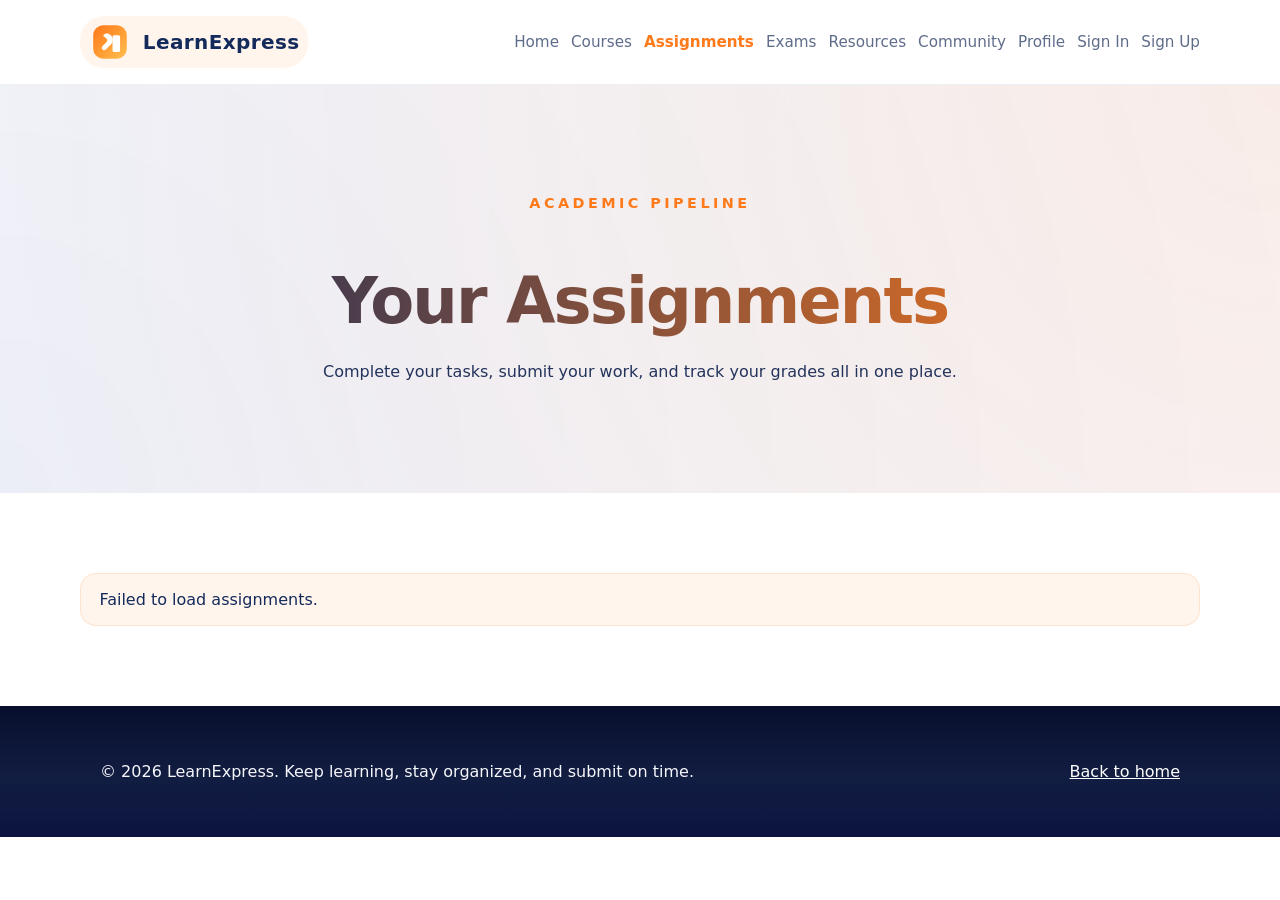
<file: assignments.html>
<!DOCTYPE html>
<html lang="en">
<head>
  <meta charset="UTF-8" />
  <meta name="viewport" content="width=device-width, initial-scale=1.0" />
  <title>Assignments | LearnExpress</title>
  <link rel="stylesheet" href="styles.css" />
</head>
<body class="assignments-page">
  <header class="site-header">
    <div class="container header-inner">
      <a href="index.html" class="brand">
        <svg width="42" height="42" viewBox="0 0 100 100" fill="none" xmlns="http://www.w3.org/2000/svg" aria-hidden="true">
          <defs>
            <linearGradient id="logoGradient" x1="14" y1="14" x2="86" y2="86" gradientUnits="userSpaceOnUse">
              <stop stop-color="#ff7a1a" />
              <stop offset="1" stop-color="#ffbb4c" />
            </linearGradient>
          </defs>
          <rect x="10" y="10" width="80" height="80" rx="24" fill="url(#logoGradient)" />
          <path d="M34 34C38 28 46 28 52 34C58 40 58 50 52 56L40 68C38 70 34 70 32 68C30 66 30 62 32 60L42 50C44 48 44 44 42 42C38 38 34 38 34 34Z" fill="#ffffff" />
          <path d="M60 34H70C72 34 74 36 74 38V70C74 72 72 74 70 74H60C58 74 56 72 56 70V38C56 36 58 34 60 34Z" fill="#ffffff" />
        </svg>
        <span>LearnExpress</span>
      </a>
      <nav class="main-nav">
        <!-- Dynamically populated by script.js -->
        <a href="index.html">Home</a>
        <a href="courses.html">Courses</a>
        <a href="assignments.html" class="active">Assignments</a>
        <a href="exams.html">Exams</a>
        <a href="resources.html">Resources</a>
        <a href="community.html">Community</a>
        <a href="profile.html">Profile</a>
      </nav>
      <button class="nav-toggle" aria-label="Open navigation">Menu</button>
    </div>
  </header>

  <main class="assignments-page">
    <section class="course-hero">
      <div class="container">
        <p class="eyebrow" style="color:var(--primary); font-size: 0.9rem; font-weight:700;">Academic pipeline</p>
        <h1>Your Assignments</h1>
        <p>Complete your tasks, submit your work, and track your grades all in one place.</p>
      </div>
    </section>

    <div class="container" id="dynamic-assignments-container" style="padding: 4rem 0;">
      <!-- Dynamic assignments will be injected here by script.js -->
      <div style="text-align:center; padding: 4rem;">
        <p class="dim-text">Loading assignments and academic tasks...</p>
      </div>
    </div>
  </main>

  <footer class="site-footer">
    <div class="container footer-inner">
      <p>&copy; 2026 LearnExpress. Keep learning, stay organized, and submit on time.</p>
      <div class="footer-links">
        <a href="index.html">Back to home</a>
      </div>
    </div>
  </footer>
  <script src="script.js"></script>
</body>
</html>
</file>
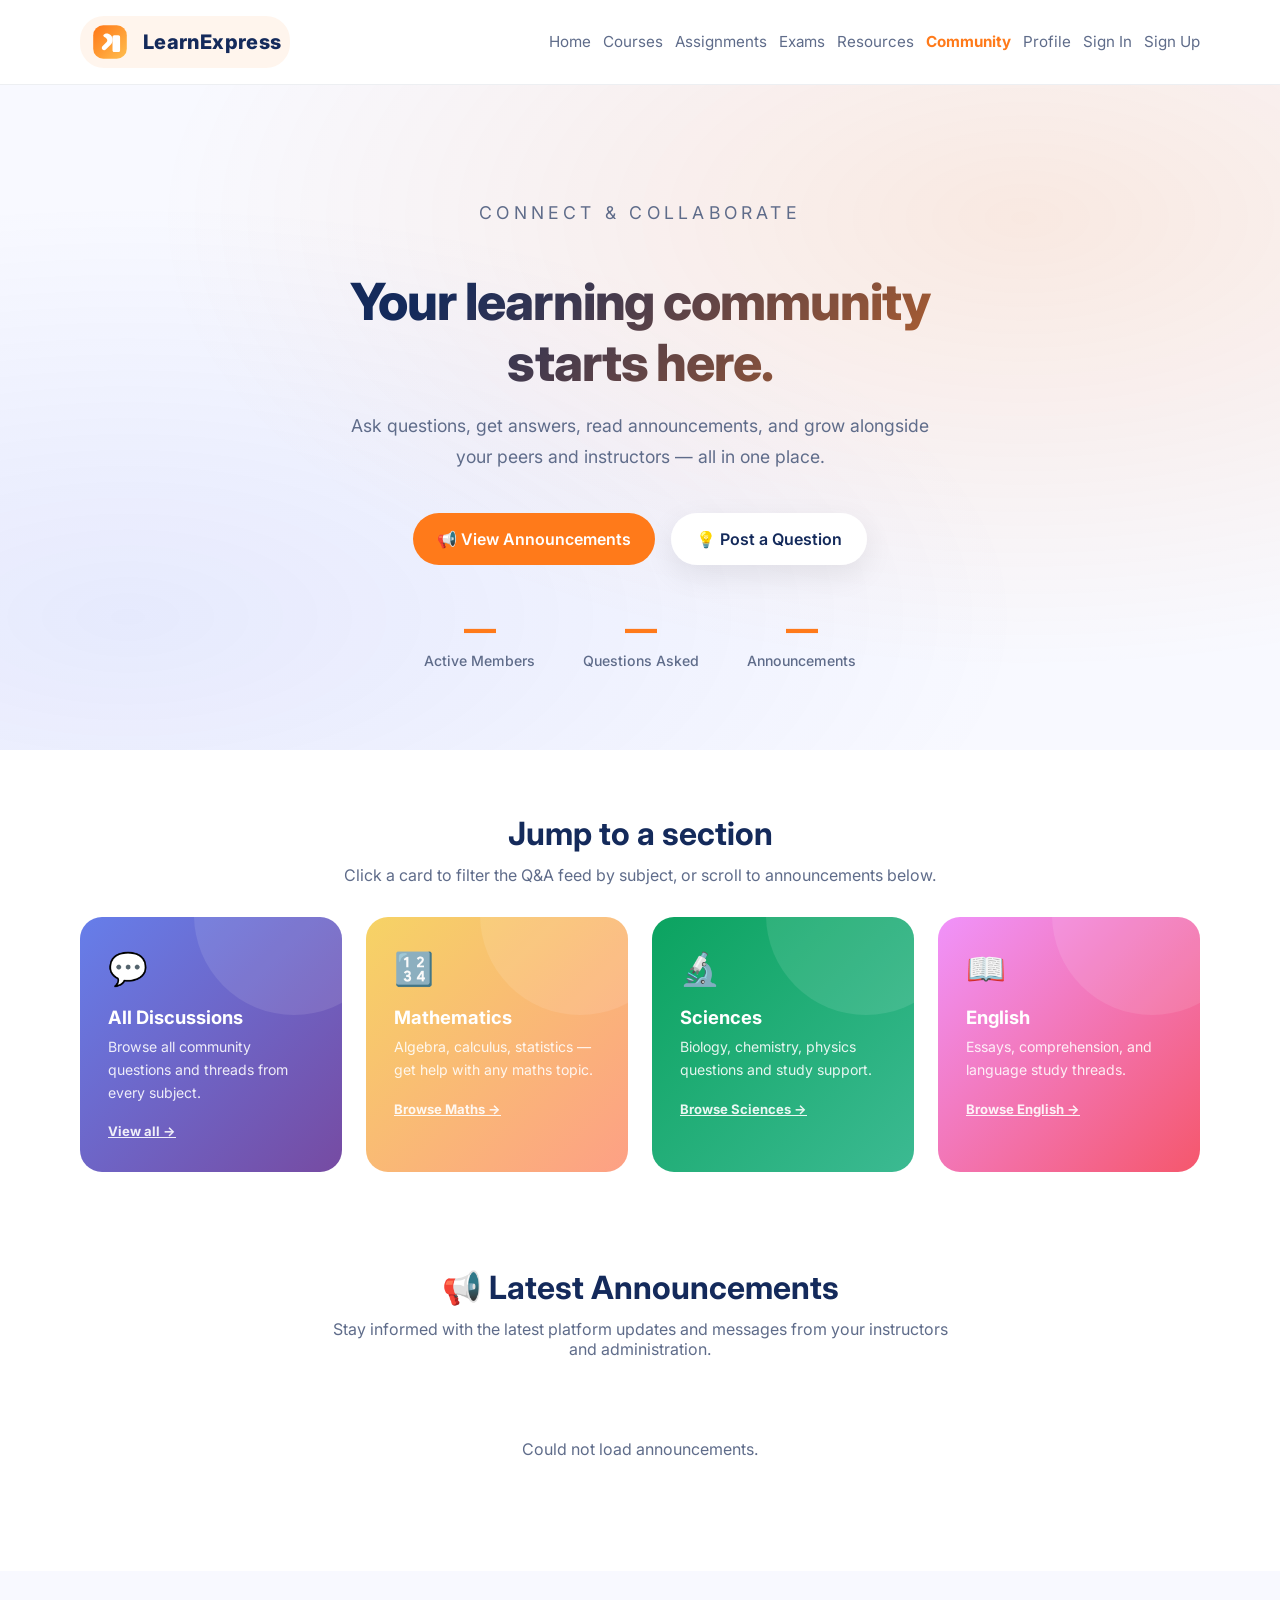
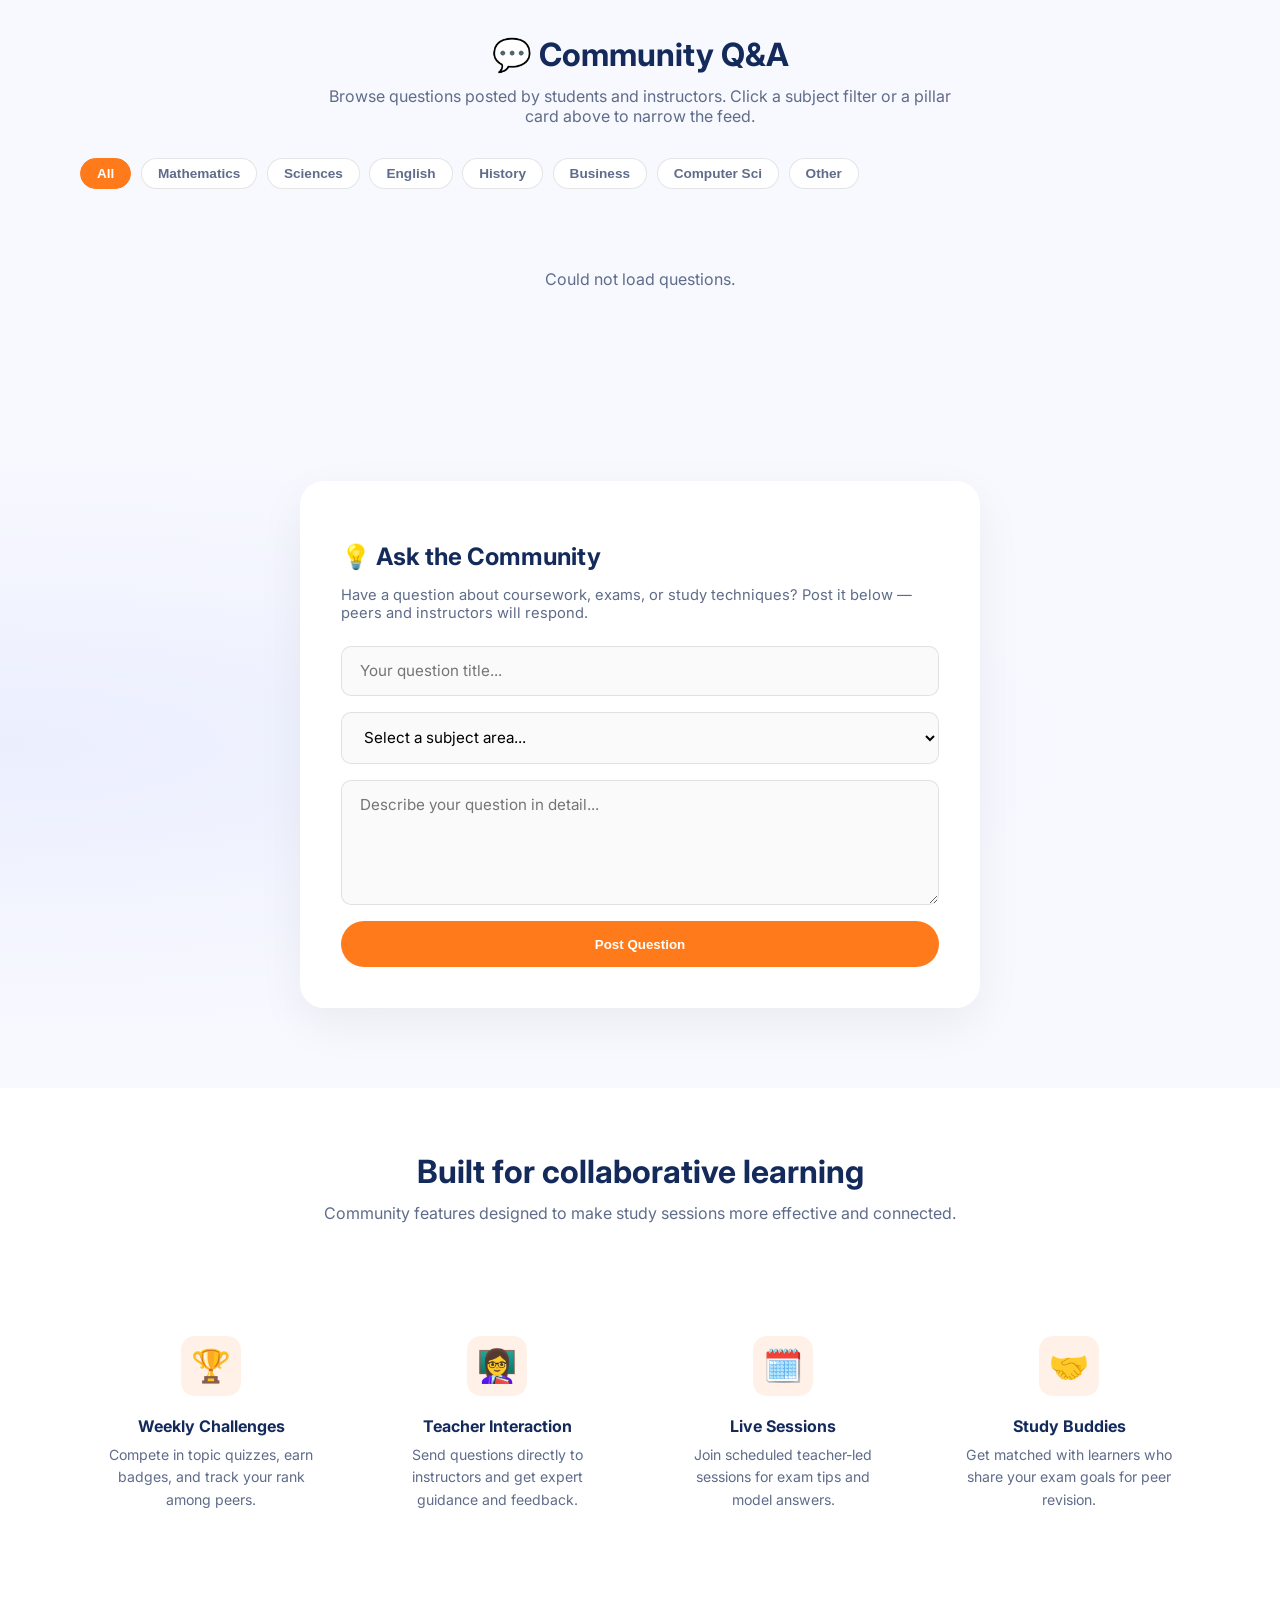
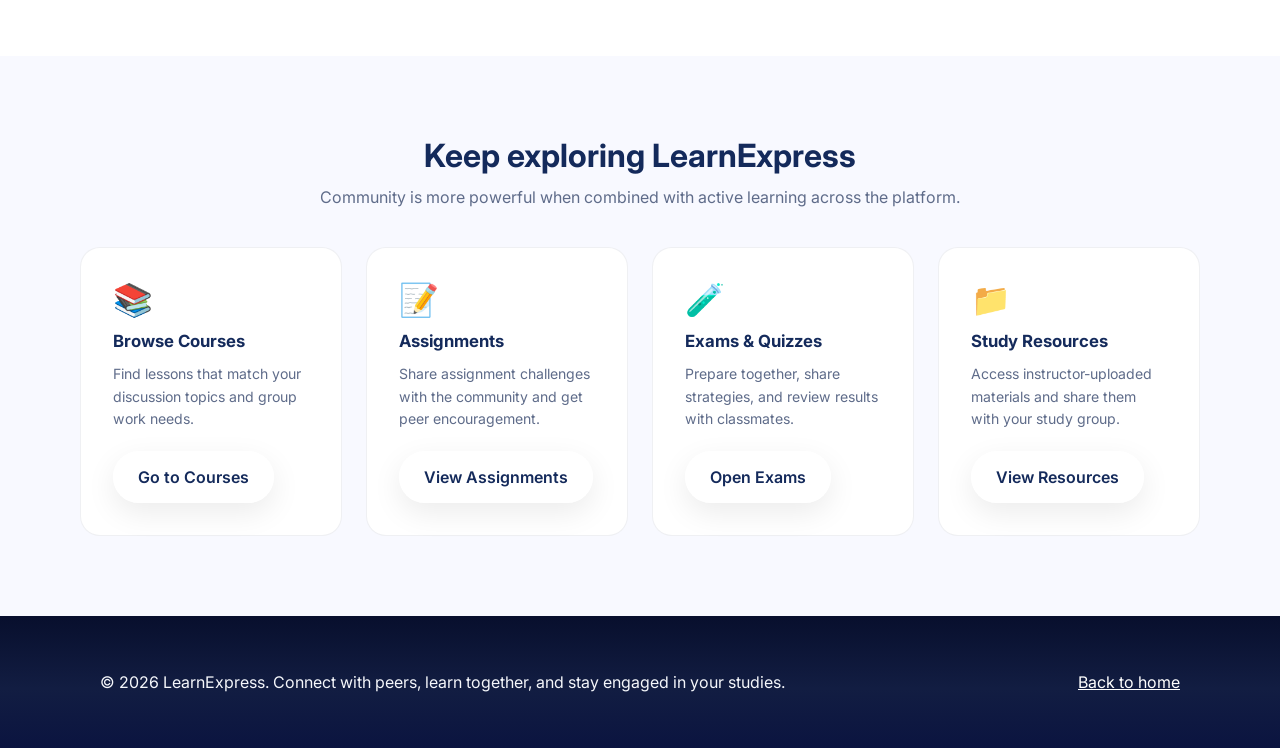
<file: community.html>
<!DOCTYPE html>
<html lang="en">
<head>
  <meta charset="UTF-8" />
  <meta name="viewport" content="width=device-width, initial-scale=1.0" />
  <title>Community | LearnExpress</title>
  <meta name="description" content="Connect with classmates and instructors, join study groups, view announcements, and stay engaged with the LearnExpress community." />
  <link rel="stylesheet" href="styles.css" />
  <link rel="preconnect" href="https://fonts.googleapis.com">
  <link href="https://fonts.googleapis.com/css2?family=Inter:wght@400;500;600;700;800&display=swap" rel="stylesheet">
  <style>
    /* ── Community Hero ── */
    .community-hero {
      padding: 7rem 0 5rem;
      background:
        radial-gradient(ellipse at 80% 20%, rgba(255,122,26,0.13) 0%, transparent 60%),
        radial-gradient(ellipse at 10% 80%, rgba(67,97,238,0.10) 0%, transparent 55%),
        var(--surface);
      text-align: center;
    }
    .community-hero h1 {
      font-size: clamp(2rem, 4vw, 3.6rem);
      font-weight: 800;
      background: linear-gradient(135deg, var(--heading) 30%, var(--primary));
      -webkit-background-clip: text; background-clip: text;
      -webkit-text-fill-color: transparent;
      margin-bottom: 1rem; line-height: 1.2; letter-spacing: -0.02em;
    }
    .community-hero > .container > p {
      max-width: 600px; margin: 0 auto 2.5rem;
      color: var(--muted); font-size: 1.1rem; line-height: 1.8;
    }
    .hero-stats {
      display: flex; justify-content: center; gap: 3rem; margin-top: 3rem; flex-wrap: wrap;
    }
    .hero-stat { text-align: center; }
    .hero-stat strong {
      display: block; font-size: 2rem; font-weight: 800;
      color: var(--primary); line-height: 1; margin-bottom: 0.3rem;
    }
    .hero-stat span { font-size: 0.88rem; color:var(--muted); font-weight:500; }

    /* ── Pillar Cards ── */
    .pillars-grid {
      display: grid; grid-template-columns: repeat(auto-fit, minmax(220px, 1fr)); gap: 1.5rem; margin-top: 2rem;
    }
    .pillar-card {
      border-radius: 22px; padding: 2rem 1.75rem; color: #fff; position: relative;
      overflow: hidden; transition: transform 0.3s ease, box-shadow 0.3s ease;
      cursor: pointer; user-select: none;
    }
    .pillar-card:hover, .pillar-card.active-pillar { transform: translateY(-8px); box-shadow: 0 24px 56px rgba(0,0,0,0.18); }
    .pillar-card.active-pillar { outline: 3px solid rgba(255,255,255,0.7); }
    .pillar-card::before {
      content: ''; position: absolute; top: -40%; right: -20%;
      width: 200px; height: 200px; border-radius: 50%; background: rgba(255,255,255,0.1);
    }
    .pillar-card h3 { font-size: 1.15rem; font-weight: 700; margin-bottom: 0.5rem; }
    .pillar-card p  { font-size: 0.88rem; opacity: 0.88; line-height: 1.6; margin: 0 0 1rem; }
    .pillar-card .pill-icon { font-size: 2rem; margin-bottom: 1rem; display: block; }
    .pillar-card .pillar-cta { font-size:0.82rem; font-weight:700; opacity:0.9; text-decoration:underline; }
    .pillar-card.forums  { background: linear-gradient(135deg, #667eea, #764ba2); }
    .pillar-card.qna     { background: linear-gradient(135deg, #f6d365, #fda085); }
    .pillar-card.groups  { background: linear-gradient(135deg, #0ba360, #3cba92); }
    .pillar-card.events  { background: linear-gradient(135deg, #f093fb, #f5576c); }

    /* ── Announcements ── */
    .announcements-section { padding: 4rem 0; }
    #communityAnnouncementsFeed { display: grid; gap: 1.25rem; }
    .announcement-item {
      background: var(--glass-bg, rgba(255,255,255,0.85));
      border: 1px solid rgba(255,122,26,0.15); border-left: 4px solid var(--primary);
      border-radius: 16px; padding: 1.5rem 1.75rem; display: flex; gap: 1.25rem;
      align-items: flex-start; backdrop-filter: blur(12px);
      transition: transform 0.2s ease, box-shadow 0.2s ease;
      animation: slideUpFade 0.5s ease forwards;
    }
    .announcement-item:hover { transform: translateX(4px); box-shadow: 0 8px 32px rgba(255,122,26,0.1); }
    .announcement-icon {
      font-size: 1.4rem; background: rgba(255,122,26,0.1);
      width: 48px; height: 48px; border-radius: 12px;
      display: flex; align-items: center; justify-content: center; flex-shrink: 0;
    }
    .announcement-body strong { display:block; font-size:1rem; font-weight:700; color:var(--heading); margin-bottom:0.3rem; }
    .announcement-body p { font-size:0.9rem; color:var(--muted); margin:0 0 0.5rem; line-height:1.6; }
    .announcement-meta { font-size:0.78rem; color:var(--primary); font-weight:600; }
    .ann-target-badge {
      display:inline-block; font-size:0.72rem; padding:0.15rem 0.5rem;
      border-radius:999px; background:rgba(67,97,238,0.1); color:#3358cc; font-weight:700; margin-left:0.5rem;
    }

    /* ── Q&A Forum Feed ── */
    .forum-section { padding: 4rem 0; background: var(--surface); }
    .forum-filter-bar {
      display: flex; gap: 0.6rem; flex-wrap: wrap; margin-bottom: 2rem;
    }
    .filter-btn {
      padding: 0.45rem 1rem; border-radius: 999px; border: 1.5px solid rgba(0,0,0,0.1);
      background: #fff; font-size: 0.85rem; font-weight: 600; cursor: pointer;
      transition: all 0.2s ease; color: var(--muted);
    }
    .filter-btn:hover, .filter-btn.active {
      background: var(--primary); color: #fff; border-color: var(--primary);
    }
    #qaFeed { display: grid; gap: 1rem; }
    .qa-card {
      background: var(--glass-bg, rgba(255,255,255,0.9)); border: 1px solid rgba(0,0,0,0.07);
      border-radius: 16px; padding: 1.5rem 1.75rem;
      transition: transform 0.2s ease, box-shadow 0.2s ease;
      animation: slideUpFade 0.4s ease forwards;
    }
    .qa-card:hover { transform: translateY(-3px); box-shadow: 0 12px 32px rgba(0,0,0,0.07); }
    .qa-card-header { display: flex; justify-content: space-between; align-items: flex-start; gap: 1rem; flex-wrap: wrap; }
    .qa-card h3 { font-size: 1rem; font-weight: 700; color: var(--heading); margin: 0 0 0.4rem; }
    .qa-card .qa-body { font-size: 0.9rem; color: var(--muted); line-height: 1.6; margin: 0.5rem 0 1rem; }
    .qa-meta { font-size: 0.78rem; color: var(--muted); display: flex; gap: 1rem; flex-wrap: wrap; align-items: center; }
    .qa-subject-badge {
      display: inline-block; padding: 0.2rem 0.65rem; border-radius: 999px;
      background: rgba(255,122,26,0.1); color: var(--primary); font-size: 0.75rem; font-weight: 700;
    }
    .qa-upvote-btn {
      display: flex; align-items: center; gap: 0.4rem; padding: 0.4rem 0.85rem;
      border-radius: 999px; border: 1.5px solid rgba(0,0,0,0.1);
      background: #fff; cursor: pointer; font-weight: 600; font-size: 0.85rem;
      transition: all 0.2s ease; color: var(--muted); flex-shrink: 0;
    }
    .qa-upvote-btn:hover, .qa-upvote-btn.voted {
      background: rgba(255,122,26,0.1); border-color: var(--primary); color: var(--primary);
    }

    /* ── Ask Section ── */
    .ask-section {
      padding: 5rem 0;
      background: radial-gradient(ellipse at 0% 50%, rgba(67,97,238,0.07) 0%, transparent 60%), var(--surface);
    }
    .ask-card {
      max-width: 680px; margin: 0 auto;
      background: var(--glass-bg, rgba(255,255,255,0.95));
      border: 1px solid var(--glass-border); border-radius: 24px; padding: 2.5rem;
      backdrop-filter: blur(16px); box-shadow: 0 16px 48px rgba(0,0,0,0.06);
    }
    .ask-card h2 { font-size: 1.5rem; font-weight: 700; color: var(--heading); margin-bottom: 0.5rem; }
    .ask-card > p { color: var(--muted); margin-bottom: 1.5rem; font-size: 0.92rem; }
    .ask-form { display: flex; flex-direction: column; gap: 1rem; }
    .ask-form input, .ask-form textarea, .ask-form select {
      padding: 0.9rem 1.1rem; border-radius: 10px; border: 1px solid rgba(0,0,0,0.1);
      font-size: 0.95rem; font-family: inherit; background: rgba(0,0,0,0.02);
      width: 100%; box-sizing: border-box; transition: border-color 0.2s;
    }
    .ask-form input:focus, .ask-form textarea:focus, .ask-form select:focus {
      outline: none; border-color: var(--primary); background: #fff;
    }
    .ask-form textarea { resize: vertical; min-height: 120px; }
    .ask-login-note { font-size:0.82rem; color:var(--muted); text-align:center; margin-top:0.5rem; }
    .ask-login-note a { color:var(--primary); }

    /* ── Features strip ── */
    .comm-features {
      display: grid; grid-template-columns: repeat(auto-fit, minmax(220px, 1fr)); gap: 1.5rem; padding: 3rem 0;
    }
    .comm-feature-card {
      background: var(--glass-bg, rgba(255,255,255,0.8));
      border: 1px solid var(--glass-border, rgba(255,255,255,0.4));
      border-radius: 20px; padding: 2rem 1.5rem; text-align: center;
      backdrop-filter: blur(12px); transition: transform 0.3s ease, box-shadow 0.3s ease;
    }
    .comm-feature-card:hover { transform: translateY(-6px); box-shadow: 0 20px 48px rgba(255,122,26,0.1); }
    .comm-feature-icon {
      font-size: 2rem; background: rgba(255,122,26,0.1);
      width: 60px; height: 60px; border-radius: 14px;
      display: flex; align-items: center; justify-content: center; margin: 0 auto 1.25rem;
    }
    .comm-feature-card h3 { font-size: 1rem; font-weight: 700; color: var(--heading); margin-bottom: 0.5rem; }
    .comm-feature-card p { font-size: 0.88rem; color: var(--muted); line-height: 1.6; margin: 0; }

    /* ── Explore Grid ── */
    .explore-grid {
      display: grid; grid-template-columns: repeat(auto-fit, minmax(240px, 1fr)); gap: 1.5rem; margin-top: 2.5rem;
    }
    .explore-card {
      background: #fff; border: 1px solid rgba(35,51,91,0.07);
      border-radius: 20px; padding: 2rem; display: flex; flex-direction: column; gap: 0.75rem;
      transition: all 0.3s ease;
    }
    .explore-card:hover { border-color: var(--primary); transform: translateY(-4px); box-shadow: 0 16px 40px rgba(255,122,26,0.08); }
    .explore-card .explore-emoji { font-size: 2rem; }
    .explore-card h3 { font-size: 1.05rem; font-weight: 700; color: var(--heading); margin: 0; }
    .explore-card p { font-size: 0.88rem; color: var(--muted); margin: 0; line-height: 1.6; flex: 1; }
  </style>
</head>
<body class="community-page">
  <header class="site-header">
    <div class="container header-inner">
      <a href="index.html" class="brand">
        <svg width="42" height="42" viewBox="0 0 100 100" fill="none" xmlns="http://www.w3.org/2000/svg" aria-hidden="true">
          <defs>
            <linearGradient id="logoGradient" x1="14" y1="14" x2="86" y2="86" gradientUnits="userSpaceOnUse">
              <stop stop-color="#ff7a1a" />
              <stop offset="1" stop-color="#ffbb4c" />
            </linearGradient>
          </defs>
          <rect x="10" y="10" width="80" height="80" rx="24" fill="url(#logoGradient)" />
          <path d="M34 34C38 28 46 28 52 34C58 40 58 50 52 56L40 68C38 70 34 70 32 68C30 66 30 62 32 60L42 50C44 48 44 44 42 42C38 38 34 38 34 34Z" fill="#ffffff" />
          <path d="M60 34H70C72 34 74 36 74 38V70C74 72 72 74 70 74H60C58 74 56 72 56 70V38C56 36 58 34 60 34Z" fill="#ffffff" />
        </svg>
        <span>LearnExpress</span>
      </a>
      <nav class="main-nav">
        <a href="index.html">Home</a>
        <a href="courses.html">Courses</a>
        <a href="assignments.html">Assignments</a>
        <a href="exams.html">Exams</a>
        <a href="resources.html">Resources</a>
        <a href="community.html" class="active">Community</a>
        <a href="profile.html">Profile</a>
      </nav>
      <button class="nav-toggle" aria-label="Open navigation">Menu</button>
    </div>
  </header>

  <main>

    <!-- HERO -->
    <section class="community-hero">
      <div class="container">
        <p class="eyebrow">Connect &amp; Collaborate</p>
        <h1>Your learning community<br>starts here.</h1>
        <p>Ask questions, get answers, read announcements, and grow alongside your peers and instructors — all in one place.</p>
        <div class="hero-actions">
          <a href="#announcements" class="btn btn-primary">📢 View Announcements</a>
          <a href="#ask" class="btn btn-secondary">💡 Post a Question</a>
        </div>
        <div class="hero-stats">
          <div class="hero-stat"><strong id="heroStatStudents">—</strong><span>Active Members</span></div>
          <div class="hero-stat"><strong id="heroStatQuestions">—</strong><span>Questions Asked</span></div>
          <div class="hero-stat"><strong id="heroStatAnnouncements">—</strong><span>Announcements</span></div>
        </div>
      </div>
    </section>

    <!-- PILLAR CARDS — click to filter Q&A feed -->
    <section class="feature-section" style="padding: 4rem 0 2rem;">
      <div class="container">
        <div class="section-heading">
          <h2>Jump to a section</h2>
          <p>Click a card to filter the Q&amp;A feed by subject, or scroll to announcements below.</p>
        </div>
        <div class="pillars-grid">
          <div class="pillar-card forums" data-filter="all" id="pillar-all">
            <span class="pill-icon">💬</span>
            <h3>All Discussions</h3>
            <p>Browse all community questions and threads from every subject.</p>
            <span class="pillar-cta">View all →</span>
          </div>
          <div class="pillar-card qna" data-filter="Mathematics" id="pillar-math">
            <span class="pill-icon">🔢</span>
            <h3>Mathematics</h3>
            <p>Algebra, calculus, statistics — get help with any maths topic.</p>
            <span class="pillar-cta">Browse Maths →</span>
          </div>
          <div class="pillar-card groups" data-filter="Sciences" id="pillar-sci">
            <span class="pill-icon">🔬</span>
            <h3>Sciences</h3>
            <p>Biology, chemistry, physics questions and study support.</p>
            <span class="pillar-cta">Browse Sciences →</span>
          </div>
          <div class="pillar-card events" data-filter="English Language" id="pillar-eng">
            <span class="pill-icon">📖</span>
            <h3>English</h3>
            <p>Essays, comprehension, and language study threads.</p>
            <span class="pillar-cta">Browse English →</span>
          </div>
        </div>
      </div>
    </section>

    <!-- LIVE ANNOUNCEMENTS -->
    <section id="announcements" class="announcements-section">
      <div class="container">
        <div class="section-heading">
          <h2>📢 Latest Announcements</h2>
          <p>Stay informed with the latest platform updates and messages from your instructors and administration.</p>
        </div>
        <div id="communityAnnouncementsFeed">
          <p class="dim-text" style="text-align:center; padding:3rem;">Loading announcements...</p>
        </div>
      </div>
    </section>

    <!-- Q&A FORUM FEED -->
    <section id="forum" class="forum-section">
      <div class="container">
        <div class="section-heading">
          <h2>💬 Community Q&amp;A</h2>
          <p>Browse questions posted by students and instructors. Click a subject filter or a pillar card above to narrow the feed.</p>
        </div>
        <div class="forum-filter-bar">
          <button class="filter-btn active" data-subject="all">All</button>
          <button class="filter-btn" data-subject="Mathematics">Mathematics</button>
          <button class="filter-btn" data-subject="Sciences">Sciences</button>
          <button class="filter-btn" data-subject="English Language">English</button>
          <button class="filter-btn" data-subject="History &amp; Social Studies">History</button>
          <button class="filter-btn" data-subject="Business Studies">Business</button>
          <button class="filter-btn" data-subject="Computer Science">Computer Sci</button>
          <button class="filter-btn" data-subject="Other">Other</button>
        </div>
        <div id="qaFeed">
          <p class="dim-text" style="text-align:center; padding:3rem;">Loading questions...</p>
        </div>
      </div>
    </section>

    <!-- ASK A QUESTION -->
    <section id="ask" class="ask-section">
      <div class="container">
        <div class="ask-card">
          <h2>💡 Ask the Community</h2>
          <p>Have a question about coursework, exams, or study techniques? Post it below — peers and instructors will respond.</p>
          <form class="ask-form" id="communityQuestionForm">
            <input type="text" name="title" id="questionTitle" placeholder="Your question title..." required />
            <select name="subject" id="questionSubject" required>
              <option value="">Select a subject area...</option>
              <option value="Mathematics">Mathematics</option>
              <option value="Sciences">Sciences</option>
              <option value="English Language">English Language</option>
              <option value="History &amp; Social Studies">History &amp; Social Studies</option>
              <option value="Business Studies">Business Studies</option>
              <option value="Computer Science">Computer Science</option>
              <option value="Other">Other</option>
            </select>
            <textarea name="body" id="questionBody" placeholder="Describe your question in detail..." rows="5"></textarea>
            <div id="communityFormMsg" style="display:none;"></div>
            <button type="submit" class="btn btn-primary" id="communityAskBtn">Post Question</button>
          </form>
          <p class="ask-login-note" id="loginNote" style="display:none;">
            You are posting as a guest. <a href="login.html">Sign in</a> to track your questions.
          </p>
        </div>
      </div>
    </section>

    <!-- FEATURES STRIP -->
    <section class="feature-section">
      <div class="container">
        <div class="section-heading">
          <h2>Built for collaborative learning</h2>
          <p>Community features designed to make study sessions more effective and connected.</p>
        </div>
        <div class="comm-features">
          <div class="comm-feature-card animate-cascade-up delay-1">
            <div class="comm-feature-icon">🏆</div>
            <h3>Weekly Challenges</h3>
            <p>Compete in topic quizzes, earn badges, and track your rank among peers.</p>
          </div>
          <div class="comm-feature-card animate-cascade-up delay-2">
            <div class="comm-feature-icon">👩‍🏫</div>
            <h3>Teacher Interaction</h3>
            <p>Send questions directly to instructors and get expert guidance and feedback.</p>
          </div>
          <div class="comm-feature-card animate-cascade-up delay-3">
            <div class="comm-feature-icon">🗓️</div>
            <h3>Live Sessions</h3>
            <p>Join scheduled teacher-led sessions for exam tips and model answers.</p>
          </div>
          <div class="comm-feature-card animate-cascade-up delay-4">
            <div class="comm-feature-icon">🤝</div>
            <h3>Study Buddies</h3>
            <p>Get matched with learners who share your exam goals for peer revision.</p>
          </div>
        </div>
      </div>
    </section>

    <!-- EXPLORE MORE -->
    <section style="padding: 5rem 0; background: var(--surface);">
      <div class="container">
        <div class="section-heading">
          <h2>Keep exploring LearnExpress</h2>
          <p>Community is more powerful when combined with active learning across the platform.</p>
        </div>
        <div class="explore-grid">
          <div class="explore-card">
            <span class="explore-emoji">📚</span>
            <h3>Browse Courses</h3>
            <p>Find lessons that match your discussion topics and group work needs.</p>
            <a href="courses.html" class="btn btn-secondary btn-sm" style="align-self:flex-start; margin-top:0.5rem;">Go to Courses</a>
          </div>
          <div class="explore-card">
            <span class="explore-emoji">📝</span>
            <h3>Assignments</h3>
            <p>Share assignment challenges with the community and get peer encouragement.</p>
            <a href="assignments.html" class="btn btn-secondary btn-sm" style="align-self:flex-start; margin-top:0.5rem;">View Assignments</a>
          </div>
          <div class="explore-card">
            <span class="explore-emoji">🧪</span>
            <h3>Exams &amp; Quizzes</h3>
            <p>Prepare together, share strategies, and review results with classmates.</p>
            <a href="exams.html" class="btn btn-secondary btn-sm" style="align-self:flex-start; margin-top:0.5rem;">Open Exams</a>
          </div>
          <div class="explore-card">
            <span class="explore-emoji">📁</span>
            <h3>Study Resources</h3>
            <p>Access instructor-uploaded materials and share them with your study group.</p>
            <a href="resources.html" class="btn btn-secondary btn-sm" style="align-self:flex-start; margin-top:0.5rem;">View Resources</a>
          </div>
        </div>
      </div>
    </section>

  </main>

  <footer class="site-footer">
    <div class="container footer-inner">
      <p>&copy; 2026 LearnExpress. Connect with peers, learn together, and stay engaged in your studies.</p>
      <div class="footer-links"><a href="index.html">Back to home</a></div>
    </div>
  </footer>

  <script src="script.js?v=20260420a"></script>
  <script>
    // ── Helpers ──
    function esc(str) {
      return String(str || '').replace(/&/g,'&amp;').replace(/</g,'&lt;').replace(/>/g,'&gt;').replace(/"/g,'&quot;');
    }
    function timeAgo(dateStr) {
      const diff = Math.floor((Date.now() - new Date(dateStr)) / 1000);
      if (diff < 60)    return 'just now';
      if (diff < 3600)  return Math.floor(diff/60) + 'm ago';
      if (diff < 86400) return Math.floor(diff/3600) + 'h ago';
      return Math.floor(diff/86400) + 'd ago';
    }

    let currentSubject = 'all';

    // ── Load Announcements ──
    async function loadAnnouncements() {
      const feed = document.getElementById('communityAnnouncementsFeed');
      try {
        const res  = await fetch('backend/admin_announcements.php');
        const data = await res.json();
        const ann = data.announcements || [];
        document.getElementById('heroStatAnnouncements').textContent = ann.length || '0';

        if (data.success && ann.length > 0) {
          feed.innerHTML = ann.map((a, i) => `
            <div class="announcement-item" style="animation-delay:${i * 0.08}s;">
              <div class="announcement-icon">📣</div>
              <div class="announcement-body">
                <strong>${esc(a.title)}</strong>
                <p>${esc(a.message)}</p>
                <span class="announcement-meta">
                  Posted by ${esc(a.author_name || 'LearnExpress Admin')}
                  &nbsp;·&nbsp;
                  ${timeAgo(a.created_at)}
                  ${a.target_role && a.target_role !== 'all' ? `<span class="ann-target-badge">${esc(a.target_role)}s only</span>` : ''}
                </span>
              </div>
            </div>
          `).join('');
        } else {
          feed.innerHTML = `
            <div style="text-align:center; padding:4rem 2rem; background:var(--glass-bg,rgba(255,255,255,0.8)); border-radius:20px; border:1px dashed rgba(0,0,0,0.1);">
              <span style="font-size:3rem; display:block; margin-bottom:1rem;">📭</span>
              <strong style="display:block; margin-bottom:0.5rem; color:var(--heading);">No announcements yet</strong>
              <p style="color:var(--muted); font-size:0.9rem; margin:0;">Check back soon — your instructors and admin will post updates here.</p>
            </div>`;
        }
      } catch {
        document.getElementById('communityAnnouncementsFeed').innerHTML = '<p style="text-align:center;color:var(--muted);padding:2rem;">Could not load announcements.</p>';
      }
    }

    // ── Load Q&A Feed ──
    async function loadQA(subject = 'all') {
      const feed = document.getElementById('qaFeed');
      feed.innerHTML = '<p class="dim-text" style="text-align:center;padding:2rem;">Loading...</p>';
      currentSubject = subject;

      // Sync filter bar
      document.querySelectorAll('.filter-btn').forEach(b => {
        b.classList.toggle('active', b.dataset.subject === subject);
      });

      try {
        const url = subject === 'all' ? 'backend/community_questions.php' : `backend/community_questions.php?subject=${encodeURIComponent(subject)}`;
        const res  = await fetch(url);
        const data = await res.json();
        const qs   = data.questions || [];

        document.getElementById('heroStatQuestions').textContent = qs.length || '0';

        if (qs.length === 0) {
          feed.innerHTML = `
            <div style="text-align:center; padding:4rem 2rem; background:rgba(255,255,255,0.8); border-radius:20px; border:1px dashed rgba(0,0,0,0.1);">
              <span style="font-size:3rem; display:block; margin-bottom:1rem;">🗒️</span>
              <strong style="color:var(--heading);">No questions yet${subject !== 'all' ? ' in ' + subject : ''}</strong>
              <p style="color:var(--muted); margin-top:0.5rem; font-size:0.9rem;">Be the first to ask one!</p>
              <a href="#ask" class="btn btn-primary btn-sm" style="margin-top:1rem; display:inline-block;">Ask a Question</a>
            </div>`;
          return;
        }

        feed.innerHTML = qs.map((q, i) => `
          <div class="qa-card" style="animation-delay:${i * 0.06}s;">
            <div class="qa-card-header">
              <div>
                <h3>${esc(q.title)}</h3>
                <span class="qa-subject-badge">${esc(q.subject)}</span>
              </div>
              <button class="qa-upvote-btn ${q.my_vote ? 'voted' : ''}" data-qid="${q.id}" title="Upvote this question">
                👍 <span class="vote-count">${q.upvotes || 0}</span>
              </button>
            </div>
            ${q.body ? `<p class="qa-body">${esc(q.body)}</p>` : ''}
            <div class="qa-meta">
              <span>👤 ${esc(q.author || 'Anonymous')}</span>
              <span>🕒 ${timeAgo(q.created_at)}</span>
            </div>
          </div>
        `).join('');

        // Bind upvote buttons
        feed.querySelectorAll('.qa-upvote-btn').forEach(btn => {
          btn.addEventListener('click', async () => {
            const qid = btn.dataset.qid;
            try {
              const r = await fetch('backend/community_questions.php', {
                method: 'POST',
                headers: { 'Content-Type': 'application/json' },
                body: JSON.stringify({ action: 'upvote', question_id: parseInt(qid) })
              });
              const d = await r.json();
              if (d.success) {
                const countEl = btn.querySelector('.vote-count');
                const current = parseInt(countEl.textContent);
                if (d.voted) {
                  btn.classList.add('voted');
                  countEl.textContent = current + 1;
                } else {
                  btn.classList.remove('voted');
                  countEl.textContent = Math.max(0, current - 1);
                }
              } else {
                alert(d.message || 'Could not upvote. Please log in.');
              }
            } catch { alert('Network error.'); }
          });
        });

      } catch {
        feed.innerHTML = '<p style="text-align:center;color:var(--muted);padding:2rem;">Could not load questions.</p>';
      }
    }

    // ── Load hero stats (members) ──
    async function loadHeroStats() {
      try {
        const res  = await fetch('backend/admin_stats.php');
        const data = await res.json();
        if (data.success) {
          document.getElementById('heroStatStudents').textContent = data.stats.total_students || 0;
        }
      } catch {}
    }

    // ── Filter bar clicks ──
    document.querySelectorAll('.filter-btn').forEach(btn => {
      btn.addEventListener('click', () => loadQA(btn.dataset.subject));
    });

    // ── Pillar card clicks → scroll + filter ──
    document.querySelectorAll('.pillar-card[data-filter]').forEach(card => {
      card.addEventListener('click', () => {
        const filter = card.dataset.filter;
        loadQA(filter);
        document.getElementById('forum').scrollIntoView({ behavior: 'smooth' });
      });
    });

    // ── Ask question form ──
    document.getElementById('communityQuestionForm').addEventListener('submit', async function(e) {
      e.preventDefault();
      const msgEl = document.getElementById('communityFormMsg');
      const btn   = document.getElementById('communityAskBtn');
      msgEl.style.display = 'none';
      btn.disabled = true; btn.textContent = 'Posting...';

      const title   = document.getElementById('questionTitle').value.trim();
      const subject = document.getElementById('questionSubject').value;
      const body    = document.getElementById('questionBody').value.trim();

      if (!subject) {
        msgEl.style.cssText = 'display:block; background:#fff3e0; color:#e65100; padding:0.8rem 1rem; border-radius:8px; font-size:0.9rem;';
        msgEl.textContent = '⚠️ Please select a subject area.';
        btn.disabled = false; btn.textContent = 'Post Question'; return;
      }

      try {
        const res  = await fetch('backend/community_questions.php', {
          method: 'POST',
          headers: { 'Content-Type': 'application/json' },
          body: JSON.stringify({ title, subject, body })
        });
        const data = await res.json();
        if (data.success) {
          msgEl.style.cssText = 'display:block; background:#e8f5e9; color:#2e7d32; padding:0.8rem 1rem; border-radius:8px; font-size:0.9rem;';
          msgEl.textContent = '✅ Your question has been posted! Scroll up to see it in the Q&A feed.';
          this.reset();
          // Reload the feed so question appears
          setTimeout(() => loadQA(subject), 600);
        } else {
          msgEl.style.cssText = 'display:block; background:#ffebee; color:#c62828; padding:0.8rem 1rem; border-radius:8px; font-size:0.9rem;';
          msgEl.textContent = '❌ ' + (data.message || 'Failed to post question.');
        }
      } catch {
        msgEl.style.cssText = 'display:block; background:#ffebee; color:#c62828; padding:0.8rem 1rem; border-radius:8px; font-size:0.9rem;';
        msgEl.textContent = '❌ Network error. Please try again.';
      }
      btn.disabled = false; btn.textContent = 'Post Question';
    });

    // ── Init all ──
    loadAnnouncements();
    loadQA('all');
    loadHeroStats();
  </script>
</body>
</html>
</file>
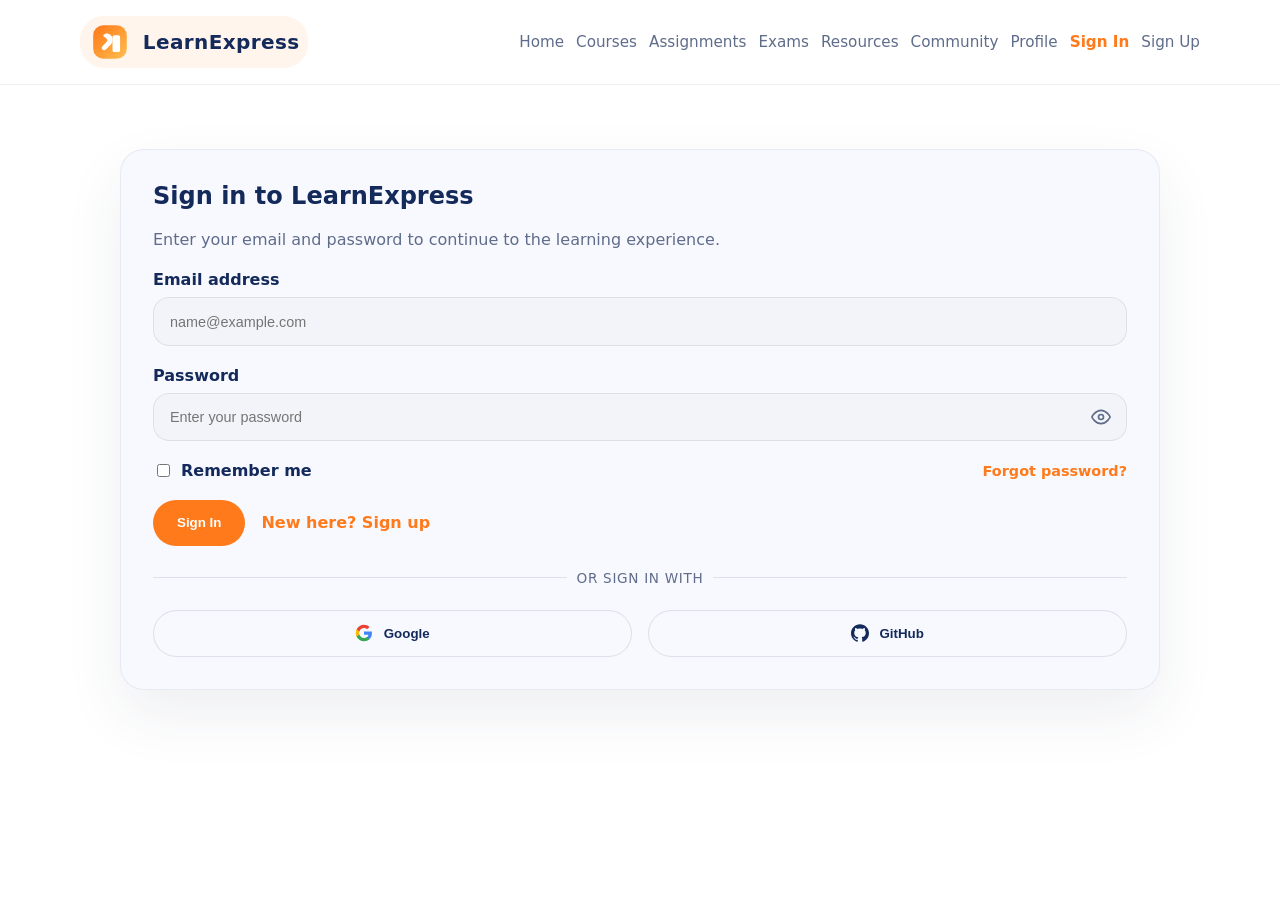
<file: course_viewer.html>
<!DOCTYPE html>
<html lang="en">
<head>
  <meta charset="UTF-8" />
  <meta name="viewport" content="width=device-width, initial-scale=1.0" />
  <title>Course Viewer | LearnExpress</title>
  <link rel="stylesheet" href="styles.css" />
  <style>
    :root {
      --viewer-sidebar-width: 320px;
    }

    body.viewer-mode {
      overflow: hidden;
      background: #f8f9fa;
    }

    .viewer-layout {
      display: flex;
      height: 100vh;
      width: 100vw;
    }

    /* Sidebar */
    .viewer-sidebar {
      width: var(--viewer-sidebar-width);
      background: #fff;
      border-right: 1px solid var(--glass-border);
      display: flex;
      flex-direction: column;
      z-index: 10;
      box-shadow: 4px 0 15px rgba(0,0,0,0.03);
    }

    .sidebar-header {
      padding: 1.5rem;
      border-bottom: 1px solid var(--glass-border);
    }

    .sidebar-header h2 {
      font-size: 1.1rem;
      margin-bottom: 0.5rem;
      color: var(--text-main);
    }

    .sidebar-content {
      flex: 1;
      overflow-y: auto;
      padding: 1rem 0;
    }

    .lesson-item {
      padding: 1rem 1.5rem;
      cursor: pointer;
      display: flex;
      align-items: center;
      gap: 0.75rem;
      transition: all 0.2s ease;
      border-left: 3px solid transparent;
    }

    .lesson-item:hover {
      background: rgba(0,0,0,0.02);
    }

    .lesson-item.active {
      background: var(--glass-bg);
      border-left-color: var(--primary);
    }

    .lesson-icon {
      width: 32px;
      height: 32px;
      border-radius: 8px;
      background: #eee;
      display: flex;
      align-items: center;
      justify-content: center;
      font-size: 0.9rem;
      flex-shrink: 0;
    }

    .lesson-item.active .lesson-icon {
      background: var(--primary);
      color: #fff;
    }

    .lesson-info {
      flex: 1;
    }

    .lesson-title {
      font-weight: 600;
      font-size: 0.9rem;
      display: block;
      color: var(--text-main);
    }

    .lesson-type {
      font-size: 0.7rem;
      text-transform: uppercase;
      letter-spacing: 0.5px;
      color: var(--text-muted);
    }

    /* Main Content */
    .viewer-main {
      flex: 1;
      display: flex;
      flex-direction: column;
      background: #fbfbfc;
      overflow-y: auto;
    }

    .viewer-navbar {
      height: 64px;
      background: #fff;
      display: flex;
      align-items: center;
      justify-content: space-between;
      padding: 0 2rem;
      border-bottom: 1px solid var(--glass-border);
      position: sticky;
      top: 0;
      z-index: 9;
    }

    .content-area {
      flex: 1;
      padding: 3rem;
      max-width: 1000px;
      margin: 0 auto;
      width: 100%;
    }

    .video-container {
      position: relative;
      padding-bottom: 56.25%; /* 16:9 */
      height: 0;
      border-radius: 16px;
      overflow: hidden;
      background: #000;
      box-shadow: 0 10px 30px rgba(0,0,0,0.1);
      margin-bottom: 2rem;
    }

    .video-container iframe,
    .video-container video {
      position: absolute;
      top: 0;
      left: 0;
      width: 100%;
      height: 100%;
      border: none;
    }

    .text-content-card {
      background: #fff;
      padding: 2.5rem;
      border-radius: 20px;
      box-shadow: 0 4px 20px rgba(0,0,0,0.05);
      line-height: 1.8;
      font-size: 1.05rem;
      color: #444;
    }

    .text-content-card h1, .text-content-card h2 {
      margin-top: 0;
      color: var(--text-main);
    }

    .resource-card {
      background: linear-gradient(135deg, #fff 0%, #f0f4f8 100%);
      padding: 2rem;
      border-radius: 20px;
      display: flex;
      align-items: center;
      gap: 1.5rem;
      border: 1px solid var(--glass-border);
    }

    .live-card {
      background: linear-gradient(135deg, var(--primary) 0%, #764ba2 100%);
      color: #fff;
      padding: 3rem;
      border-radius: 24px;
      text-align: center;
    }

    .live-status {
      display: inline-block;
      padding: 0.4rem 1rem;
      background: rgba(255,255,255,0.2);
      border-radius: 20px;
      font-size: 0.8rem;
      font-weight: 700;
      margin-bottom: 1.5rem;
      text-transform: uppercase;
    }

    .viewer-footer {
      padding: 2rem;
      display: flex;
      justify-content: space-between;
      border-top: 1px solid var(--glass-border);
      background: #fff;
    }

    @media (max-width: 900px) {
      .viewer-sidebar {
        display: none; /* In full implementation, we'd add a toggle */
      }
      .content-area {
        padding: 1.5rem;
      }
    }
  </style>
</head>
<body class="viewer-mode">
  <div class="viewer-layout" id="viewerLayout">
    <!-- Sidebar -->
    <aside class="viewer-sidebar">
      <div class="sidebar-header">
        <a href="dashboard.html" style="text-decoration:none; color:var(--primary); font-size:0.8rem; font-weight:700; display:block; margin-bottom:1rem;">&larr; BACK TO DASHBOARD</a>
        <h2 id="viewerCourseTitle">Loading Course...</h2>
        <div id="courseProgressBar" style="width:100%; height:4px; background:#eee; border-radius:2px; overflow:hidden;">
          <div id="courseProgressFill" style="width:0%; height:100%; background:var(--primary); transition: width 0.3s ease;"></div>
        </div>
      </div>
      <div class="sidebar-content" id="lessonList">
        <!-- Lessons will be injected here -->
      </div>
    </aside>

    <!-- Main Content -->
    <main class="viewer-main">
      <nav class="viewer-navbar">
        <div class="brand" style="font-weight:800; font-size:1.2rem; color:var(--primary);">LearnExpress Player</div>
        <div id="currentLessonTypeBadge" class="badge-type" style="padding:0.4rem 0.8rem; font-size:0.7rem; border-radius:8px;">LECTURE</div>
      </nav>

      <div class="content-area" id="mainViewerArea">
          <!-- Active lesson content will be injected here -->
          <div style="text-align:center; padding: 10rem 0;">
            <p class="dim-text">Select a lesson from the sidebar to begin.</p>
          </div>
      </div>

      <div class="viewer-footer">
        <button class="btn btn-secondary" id="btnPrev">Previous</button>
        <button class="btn btn-primary" id="btnNext">Next Lesson</button>
      </div>
    </main>
  </div>

  <script src="script.js"></script>
  <script>
    // Specific initialization for viewer
    document.addEventListener('DOMContentLoaded', () => {
      app.initCourseViewer();
    });
  </script>
</body>
</html>
</file>
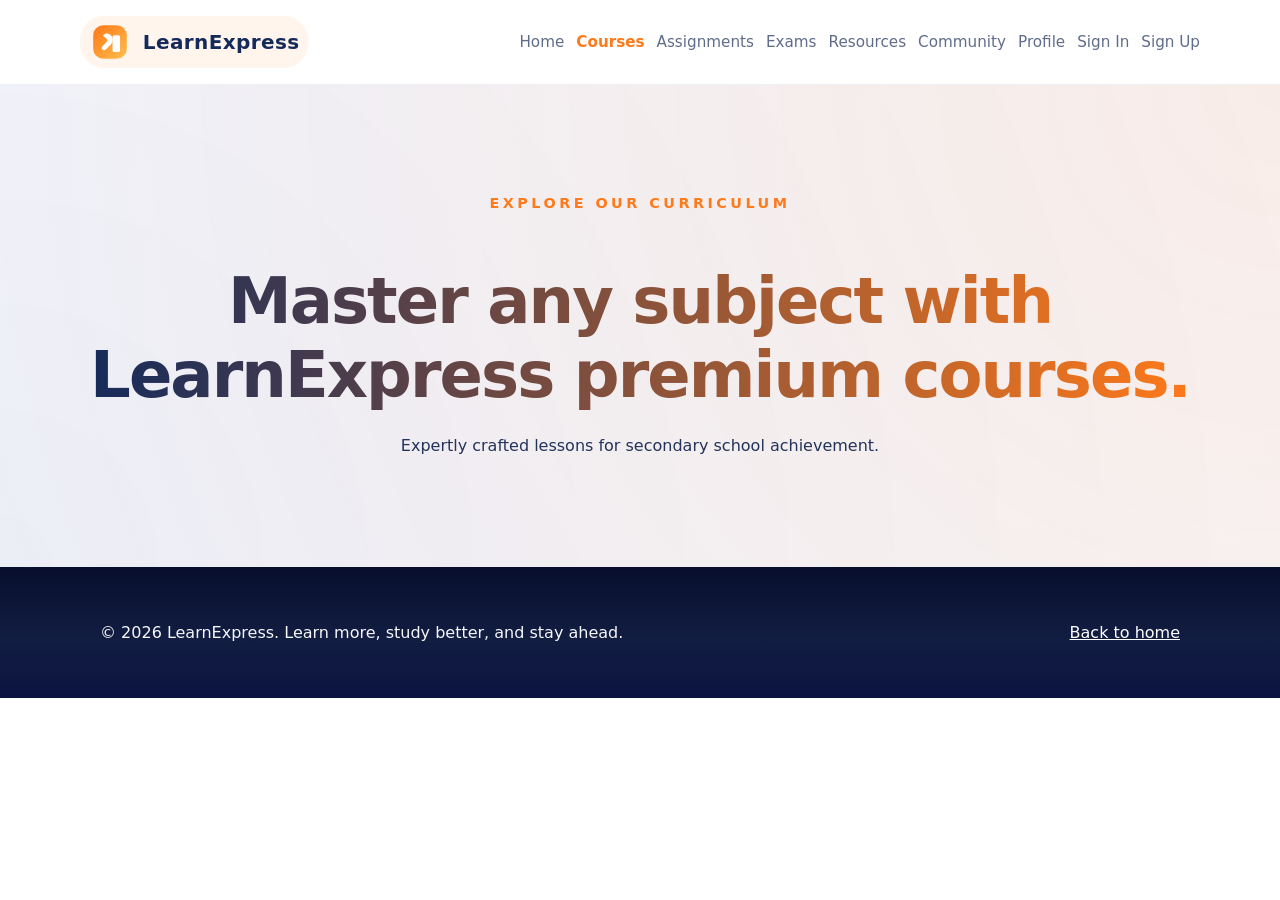
<file: courses.html>
<!DOCTYPE html>
<html lang="en">

<head>
  <meta charset="UTF-8" />
  <meta name="viewport" content="width=device-width, initial-scale=1.0" />
  <title>Courses | LearnExpress</title>
  <link rel="stylesheet" href="styles.css" />
</head>

<body class="courses-page">
  <header class="site-header">
    <div class="container header-inner">
      <a href="index.html" class="brand">
        <svg width="42" height="42" viewBox="0 0 100 100" fill="none" xmlns="http://www.w3.org/2000/svg"
          aria-hidden="true">
          <defs>
            <linearGradient id="logoGradient" x1="14" y1="14" x2="86" y2="86" gradientUnits="userSpaceOnUse">
              <stop stop-color="#ff7a1a" />
              <stop offset="1" stop-color="#ffbb4c" />
            </linearGradient>
          </defs>
          <rect x="10" y="10" width="80" height="80" rx="24" fill="url(#logoGradient)" />
          <path
            d="M34 34C38 28 46 28 52 34C58 40 58 50 52 56L40 68C38 70 34 70 32 68C30 66 30 62 32 60L42 50C44 48 44 44 42 42C38 38 34 38 34 34Z"
            fill="#ffffff" />
          <path d="M60 34H70C72 34 74 36 74 38V70C74 72 72 74 70 74H60C58 74 56 72 56 70V38C56 36 58 34 60 34Z"
            fill="#ffffff" />
        </svg>
        <span>LearnExpress</span>
      </a>
      <nav class="main-nav">
        <!-- Dynamically populated by script.js -->
        <a href="index.html">Home</a>
        <a href="courses.html">Courses</a>
        <a href="login.html">Sign In</a>
        <a href="register.html">Sign Up</a>
      </nav>
      <button class="nav-toggle" aria-label="Open navigation">Menu</button>
    </div>
  </header>

  <main>
    <section class="course-hero">
      <div class="container">
        <p class="eyebrow" style="color:var(--primary); font-size: 0.9rem; font-weight:700;">Explore our curriculum</p>
        <h1>Master any subject with <br />LearnExpress premium courses.</h1>
        <p>Expertly crafted lessons for secondary school achievement.</p>
      </div>
    </section>

    <!-- Dynamic courses from database are injected here by script.js -->
    <div id="db-courses-section"></div>
  </main>
  </main>

  <footer class="site-footer">
    <div class="container footer-inner">
      <p>&copy; 2026 LearnExpress. Learn more, study better, and stay ahead.</p>
      <div class="footer-links">
        <a href="index.html">Back to home</a>
      </div>
    </div>
  </footer>
  <script src="script.js"></script>
</body>

</html>
</file>
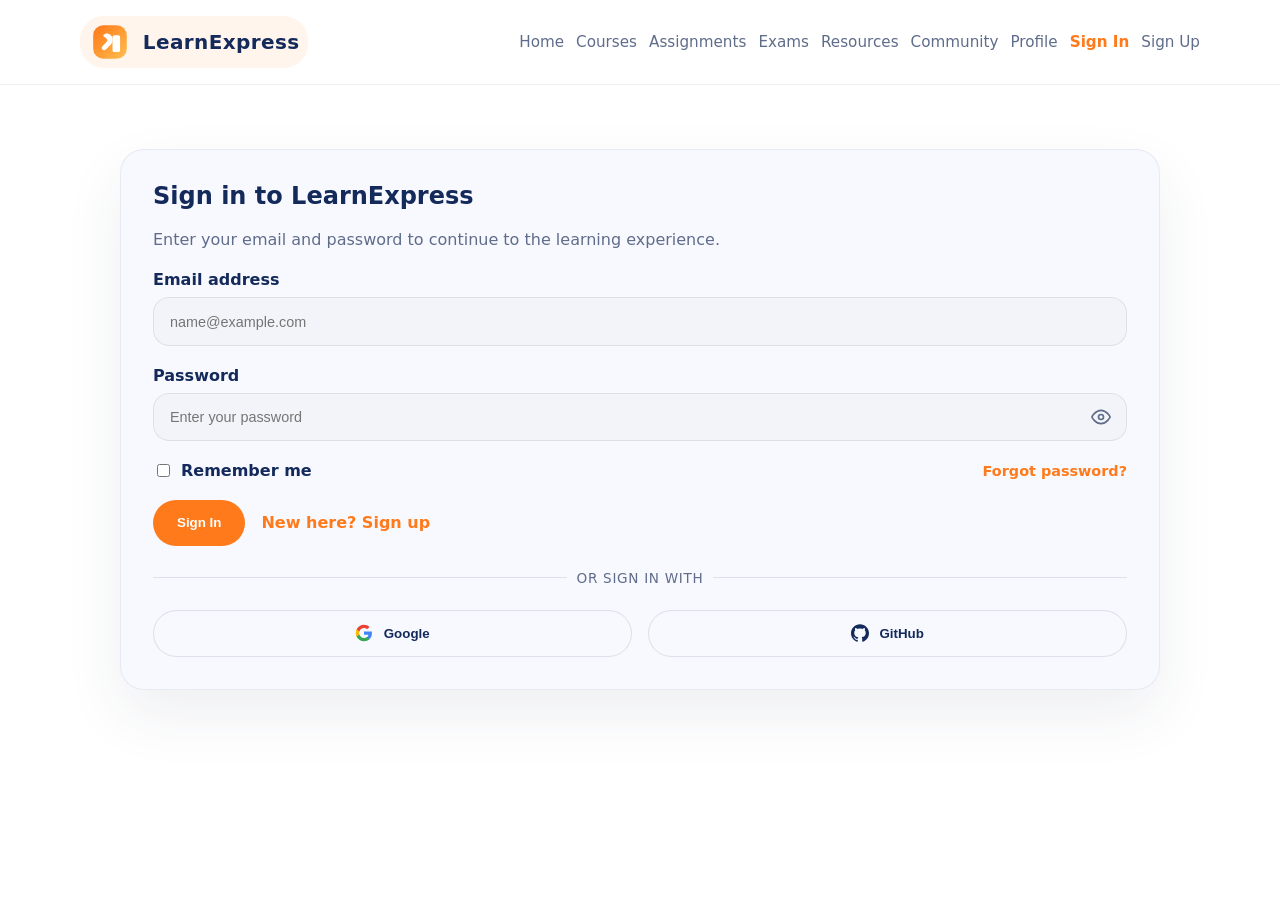
<file: dashboard.html>
<!DOCTYPE html>
<html lang="en">
<head>
  <meta charset="UTF-8" />
  <meta name="viewport" content="width=device-width, initial-scale=1.0" />
  <title>Dashboard | LearnExpress</title>
  <link rel="stylesheet" href="styles.css" />
</head>
<body class="dashboard-page">
  <header class="site-header">
    <div class="container header-inner">
      <a href="index.html" class="brand">
        <svg width="42" height="42" viewBox="0 0 100 100" fill="none" xmlns="http://www.w3.org/2000/svg" aria-hidden="true">
          <defs>
            <linearGradient id="logoGradient" x1="14" y1="14" x2="86" y2="86" gradientUnits="userSpaceOnUse">
              <stop stop-color="#ff7a1a" />
              <stop offset="1" stop-color="#ffbb4c" />
            </linearGradient>
          </defs>
          <rect x="10" y="10" width="80" height="80" rx="24" fill="url(#logoGradient)" />
          <path d="M34 34C38 28 46 28 52 34C58 40 58 50 52 56L40 68C38 70 34 70 32 68C30 66 30 62 32 60L42 50C44 48 44 44 42 42C38 38 34 38 34 34Z" fill="#ffffff" />
          <path d="M60 34H70C72 34 74 36 74 38V70C74 72 72 74 70 74H60C58 74 56 72 56 70V38C56 36 58 34 60 34Z" fill="#ffffff" />
        </svg>
        <span>LearnExpress</span>
      </a>
      <nav class="main-nav">
        <!-- Dynamically populated by script.js -->
        <a href="index.html">Home</a>
        <a href="courses.html">Courses</a>
      </nav>
      <button class="nav-toggle" aria-label="Open navigation">Menu</button>
    </div>
  </header>

  <main class="dashboard-page">
    <section class="dashboard-panel">
      <div class="dashboard-actions" style="margin-bottom: 0; padding-bottom: 0;">
        <h1 style="font-size: 1.8rem; margin-bottom: 1rem; color: var(--primary);">Welcome to LearnExpress!</h1>
      </div>
      <div id="dashboardContent"></div>
    </section>
  </main>

  <script src="script.js?v=20260420a"></script>
</body>
</html>
</file>
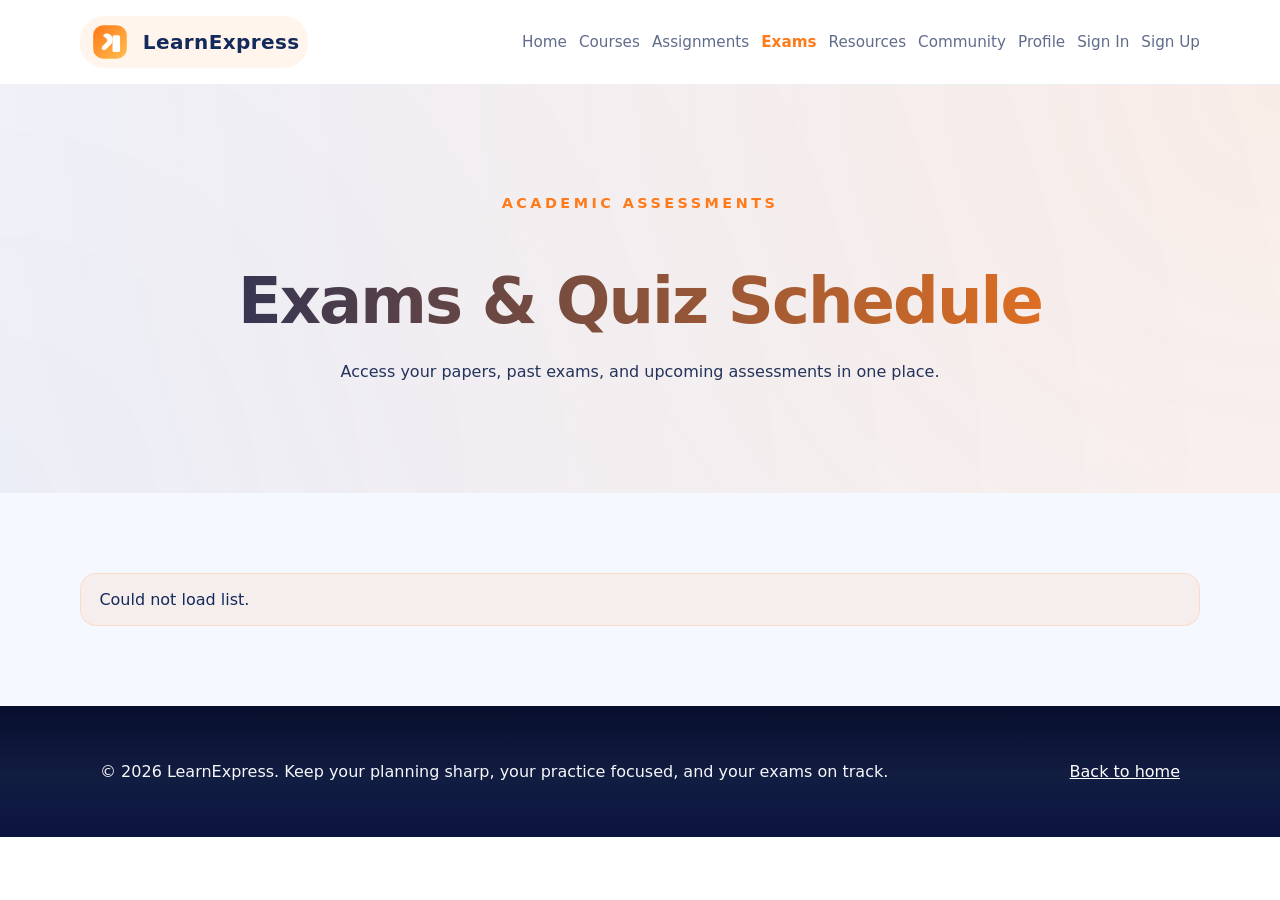
<file: exams.html>
<!DOCTYPE html>
<html lang="en">
<head>
  <meta charset="UTF-8" />
  <meta name="viewport" content="width=device-width, initial-scale=1.0" />
  <title>Exams | LearnExpress</title>
  <link rel="stylesheet" href="styles.css" />
</head>
<body class="exams-page">
  <header class="site-header">
    <div class="container header-inner">
      <a href="index.html" class="brand">
        <svg width="42" height="42" viewBox="0 0 100 100" fill="none" xmlns="http://www.w3.org/2000/svg" aria-hidden="true">
          <defs>
            <linearGradient id="logoGradient" x1="14" y1="14" x2="86" y2="86" gradientUnits="userSpaceOnUse">
              <stop stop-color="#ff7a1a" />
              <stop offset="1" stop-color="#ffbb4c" />
            </linearGradient>
          </defs>
          <rect x="10" y="10" width="80" height="80" rx="24" fill="url(#logoGradient)" />
          <path d="M34 34C38 28 46 28 52 34C58 40 58 50 52 56L40 68C38 70 34 70 32 68C30 66 30 62 32 60L42 50C44 48 44 44 42 42C38 38 34 38 34 34Z" fill="#ffffff" />
          <path d="M60 34H70C72 34 74 36 74 38V70C74 72 72 74 70 74H60C58 74 56 72 56 70V38C56 36 58 34 60 34Z" fill="#ffffff" />
        </svg>
        <span>LearnExpress</span>
      </a>
      <nav class="main-nav">
        <!-- Dynamically populated by script.js -->
        <a href="index.html">Home</a>
        <a href="courses.html">Courses</a>
        <a href="assignments.html">Assignments</a>
        <a href="exams.html" class="active">Exams</a>
        <a href="resources.html">Resources</a>
        <a href="community.html">Community</a>
        <a href="profile.html">Profile</a>
      </nav>
      <button class="nav-toggle" aria-label="Open navigation">Menu</button>
    </div>
  </header>

  <main class="exams-page">
    <section class="course-hero">
      <div class="container">
        <p class="eyebrow" style="color:var(--primary); font-size: 0.9rem; font-weight:700;">Academic assessments</p>
        <h1>Exams & Quiz Schedule</h1>
        <p>Access your papers, past exams, and upcoming assessments in one place.</p>
      </div>
    </section>

    <div class="container" id="dynamic-materials-container" style="padding: 4rem 0;">
      <!-- Dynamic exams will be injected here by script.js -->
      <div style="text-align:center; padding: 4rem;">
        <p class="dim-text">Loading academic assessments...</p>
      </div>
    </div>
  </main>

  <footer class="site-footer">
    <div class="container footer-inner">
      <p>&copy; 2026 LearnExpress. Keep your planning sharp, your practice focused, and your exams on track.</p>
      <div class="footer-links"><a href="index.html">Back to home</a></div>
    </div>
  </footer>

  <script src="script.js"></script>
</body>
</html>
</file>
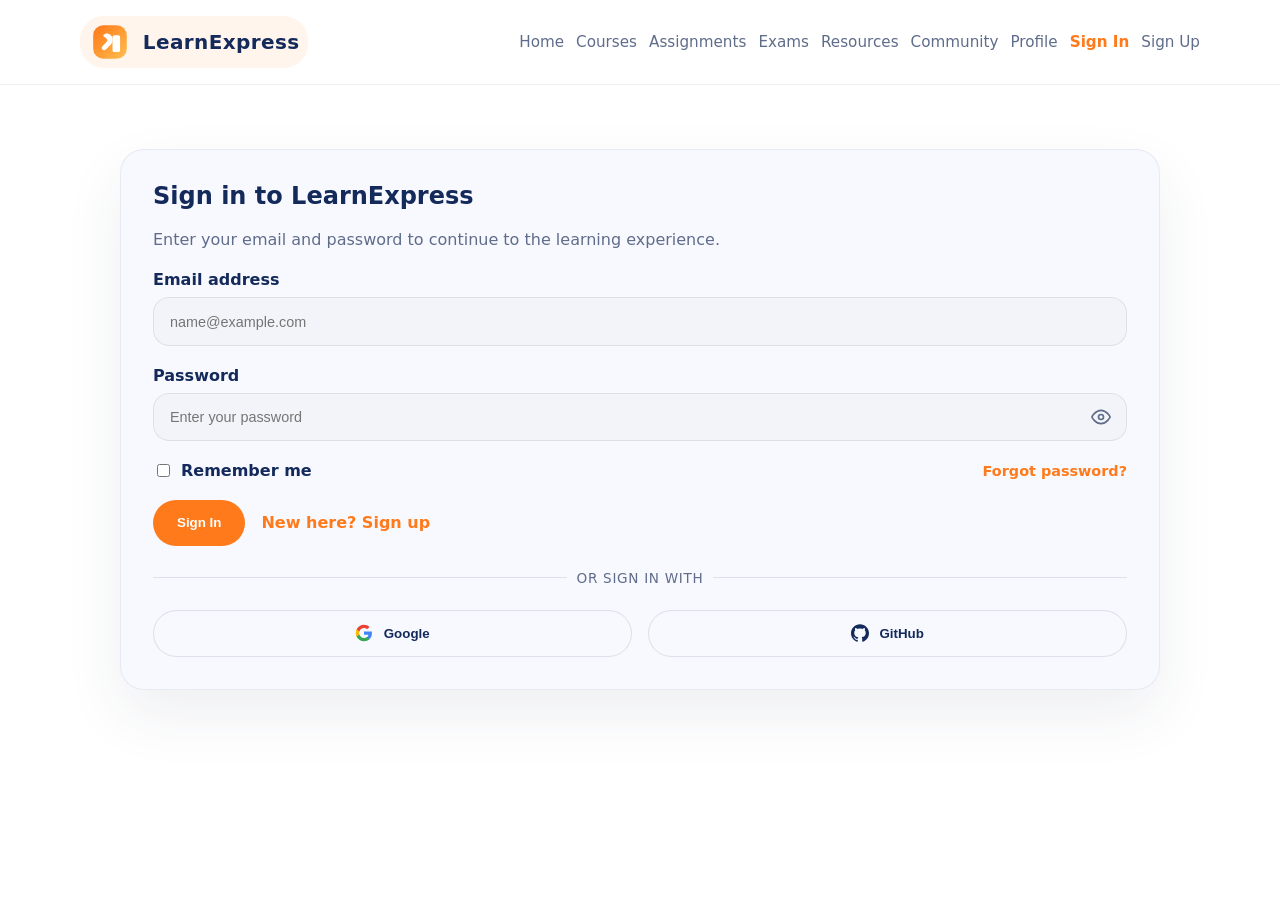
<file: invoices.html>
<!DOCTYPE html>
<html lang="en">
<head>
  <meta charset="UTF-8" />
  <meta name="viewport" content="width=device-width, initial-scale=1.0" />
  <title>Invoices | LearnExpress</title>
  <link rel="stylesheet" href="styles.css" />
  <style>
    .invoice-table-container {
      background: var(--glass-bg);
      border: 1px solid var(--glass-border);
      border-radius: 12px;
      padding: 2rem;
      margin-top: 2rem;
      box-shadow: 0 4px 12px rgba(0, 0, 0, 0.05);
    }
    .invoice-table {
      width: 100%;
      border-collapse: collapse;
      margin-top: 1rem;
    }
    .invoice-table th, .invoice-table td {
      padding: 1rem;
      text-align: left;
      border-bottom: 1px solid rgba(0, 0, 0, 0.05);
    }
    .invoice-table th {
      color: var(--primary);
      font-weight: 700;
      font-size: 0.9rem;
      text-transform: uppercase;
      letter-spacing: 0.05em;
    }
    .invoice-table tbody tr:hover {
      background: rgba(0, 0, 0, 0.02);
    }
    .status-paid {
      color: #2e7d32;
      font-weight: 600;
      background: #e8f5e9;
      padding: 0.2rem 0.6rem;
      border-radius: 12px;
      font-size: 0.8rem;
    }
    .status-unpaid {
      color: #c62828;
      font-weight: 600;
      background: #ffebee;
      padding: 0.2rem 0.6rem;
      border-radius: 12px;
      font-size: 0.8rem;
    }
    .invoice-header {
      display: flex;
      justify-content: space-between;
      align-items: center;
      margin-bottom: 1rem;
    }
  </style>
</head>
<body class="dashboard-page">
  <header class="site-header">
    <div class="container header-inner">
      <a href="index.html" class="brand">LearnExpress</a>
      <nav class="main-nav">
        <!-- Dynamically populated by script.js -->
        <a href="index.html">Home</a>
        <a href="courses.html">Courses</a>
      </nav>
      <button class="nav-toggle" aria-label="Open navigation">Menu</button>
    </div>
  </header>

  <main>
    <section class="course-hero" style="padding: 4rem 1rem 2rem 1rem; text-align: center;">
      <div class="container">
        <h1>Your Invoices</h1>
        <p>Review your payments, outstanding balances, and billing history.</p>
      </div>
    </section>

    <div class="container">
      <div class="invoice-table-container">
        <div class="invoice-header">
          <h2>Billing History</h2>
          <div>
            <strong>Total Balance:</strong> <span style="font-size: 1.2rem; color: var(--text-main); font-weight: 800;">$1,200.00</span>
          </div>
        </div>
        <table class="invoice-table">
          <thead>
            <tr>
              <th>Invoice #</th>
              <th>Date</th>
              <th>Description</th>
              <th>Amount</th>
              <th>Status</th>
              <th>Action</th>
            </tr>
          </thead>
          <tbody>
            <tr>
              <td>INV-2026-004</td>
              <td>Oct 01, 2026</td>
              <td>Term 3 Tuition Fee</td>
              <td>$1,200.00</td>
              <td><span class="status-unpaid">Unpaid</span></td>
              <td><button class="btn btn-primary btn-sm">Pay Now</button></td>
            </tr>
            <tr>
              <td>INV-2026-003</td>
              <td>Jun 15, 2026</td>
              <td>Term 2 Tuition Fee</td>
              <td>$1,200.00</td>
              <td><span class="status-paid">Paid</span></td>
              <td><button class="btn btn-secondary btn-sm" onclick="alert('Downloading receipt...')">Receipt</button></td>
            </tr>
            <tr>
              <td>INV-2026-002</td>
              <td>Feb 10, 2026</td>
              <td>Term 1 Tuition Fee</td>
              <td>$1,200.00</td>
              <td><span class="status-paid">Paid</span></td>
              <td><button class="btn btn-secondary btn-sm" onclick="alert('Downloading receipt...')">Receipt</button></td>
            </tr>
            <tr>
              <td>INV-2026-001</td>
              <td>Jan 05, 2026</td>
              <td>Annual Registration Fee</td>
              <td>$150.00</td>
              <td><span class="status-paid">Paid</span></td>
              <td><button class="btn btn-secondary btn-sm" onclick="alert('Downloading receipt...')">Receipt</button></td>
            </tr>
          </tbody>
        </table>
      </div>
    </div>
  </main>

  <footer class="site-footer" style="margin-top: 4rem;">
    <div class="container footer-inner">
      <p>&copy; 2026 LearnExpress. Learn more, study better, and stay ahead.</p>
      <div class="footer-links">
        <a href="dashboard.html">Back to Dashboard</a>
      </div>
    </div>
  </footer>
  
  <script src="script.js"></script>
</body>
</html>
</file>
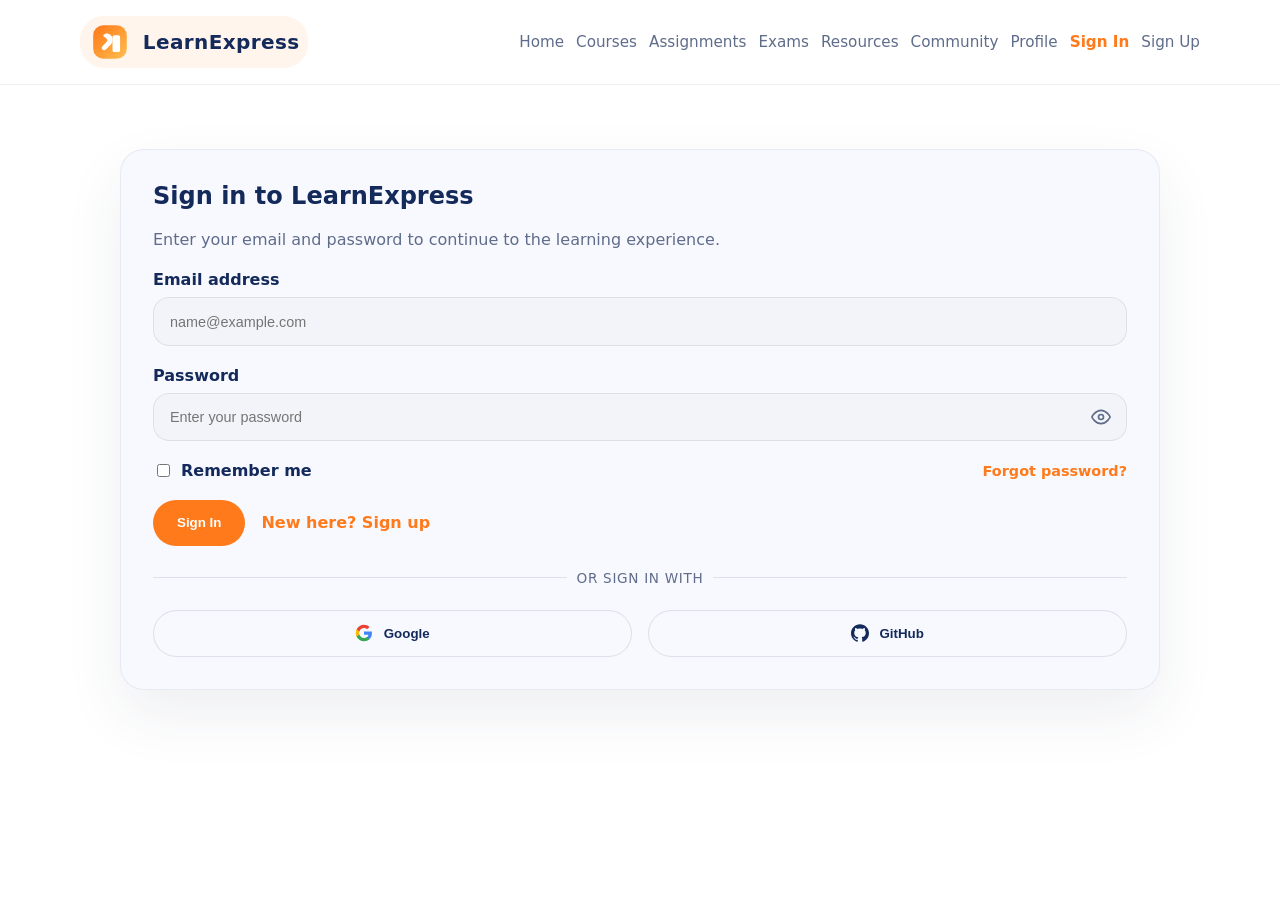
<file: login.html>
<!DOCTYPE html>
<html lang="en">
<head>
  <meta charset="UTF-8" />
  <meta name="viewport" content="width=device-width, initial-scale=1.0" />
  <title>Sign In | LearnExpress</title>
  <link rel="stylesheet" href="styles.css?v=3" />
</head>
<body class="login-page">
  <header class="site-header">
    <div class="container header-inner">
      <a href="index.html" class="brand">
        <svg width="42" height="42" viewBox="0 0 100 100" fill="none" xmlns="http://www.w3.org/2000/svg" aria-hidden="true">
          <defs>
            <linearGradient id="logoGradient" x1="14" y1="14" x2="86" y2="86" gradientUnits="userSpaceOnUse">
              <stop stop-color="#ff7a1a" />
              <stop offset="1" stop-color="#ffbb4c" />
            </linearGradient>
          </defs>
          <rect x="10" y="10" width="80" height="80" rx="24" fill="url(#logoGradient)" />
          <path d="M34 34C38 28 46 28 52 34C58 40 58 50 52 56L40 68C38 70 34 70 32 68C30 66 30 62 32 60L42 50C44 48 44 44 42 42C38 38 34 38 34 34Z" fill="#ffffff" />
          <path d="M60 34H70C72 34 74 36 74 38V70C74 72 72 74 70 74H60C58 74 56 72 56 70V38C56 36 58 34 60 34Z" fill="#ffffff" />
        </svg>
        <span>LearnExpress</span>
      </a>
      <nav class="main-nav">
        <!-- Dynamically populated by script.js -->
        <a href="index.html">Home</a>
        <a href="courses.html">Courses</a>
        <a href="login.html">Sign In</a>
        <a href="register.html">Sign Up</a>
      </nav>
      <button class="nav-toggle" aria-label="Open navigation">Menu</button>
    </div>
  </header>

  <main class="auth-page">
    <section class="auth-panel">
      <h1>Sign in to LearnExpress</h1>
      <p>Enter your email and password to continue to the learning experience.</p>
      <form id="loginForm">
        <div class="form-group">
          <label for="email">Email address</label>
          <input type="email" id="email" name="email" placeholder="name@example.com" required />
        </div>
        <div class="form-group">
          <label for="password">Password</label>
          <div class="password-wrapper">
            <input type="password" id="password" name="password" placeholder="Enter your password" required style="width: 100%;" />
            <button type="button" class="btn-toggle-password" aria-label="Show password" data-target="password">
              <svg xmlns="http://www.w3.org/2000/svg" width="20" height="20" viewBox="0 0 24 24" fill="none" stroke="currentColor" stroke-width="2" stroke-linecap="round" stroke-linejoin="round" class="feather feather-eye"><path d="M1 12s4-8 11-8 11 8 11 8-4 8-11 8-11-8-11-8z"></path><circle cx="12" cy="12" r="3"></circle></svg>
            </button>
          </div>
        </div>
        <div class="form-group checkbox-group" style="display: flex; justify-content: space-between; align-items: center; width: 100%;">
          <div style="display: flex; align-items: center; gap: 0.5rem;">
            <input type="checkbox" id="remember" name="remember" />
            <label for="remember" style="margin: 0;">Remember me</label>
          </div>
          <a href="forgot-password.html" class="forgot-link" style="font-size: 0.9rem; color: var(--primary); text-decoration: none; font-weight: 600;">Forgot password?</a>
        </div>
        <div id="loginError" class="form-error" style="display:none;"></div>
        <div id="loginSuccess" class="form-success" style="display:none;"></div>
        <div class="auth-actions">
          <button type="submit">Sign In</button>
          <a href="register.html" class="auth-link">New here? Sign up</a>
        </div>
        <div class="auth-divider"><span>or sign in with</span></div>
        <div class="social-login">
          <button type="button" class="btn btn-social btn-google">
            <svg viewBox="0 0 24 24" width="18" height="18" xmlns="http://www.w3.org/2000/svg"><path d="M22.56 12.25c0-.78-.07-1.53-.2-2.25H12v4.26h5.92c-.26 1.37-1.04 2.53-2.21 3.31v2.77h3.57c2.08-1.92 3.28-4.74 3.28-8.09z" fill="#4285F4"/><path d="M12 23c2.97 0 5.46-.98 7.28-2.66l-3.57-2.77c-.98.66-2.23 1.06-3.71 1.06-2.86 0-5.29-1.93-6.16-4.53H2.16v2.84C3.99 20.53 7.7 23 12 23z" fill="#34A853"/><path d="M5.84 14.09c-.22-.66-.35-1.36-.35-2.09s.13-1.43.35-2.09V7.07H2.16C1.43 8.55 1 10.22 1 12s.43 3.45 1.16 4.93l3.68-2.84z" fill="#FBBC05"/><path d="M12 5.38c1.62 0 3.06.56 4.21 1.64l3.15-3.15C17.45 2.09 14.97 1 12 1 7.7 1 3.99 3.47 2.16 7.07l3.68 2.84c.87-2.6 3.3-4.53 6.16-4.53z" fill="#EA4335"/></svg>
            Google
          </button>
          <button type="button" class="btn btn-social btn-github">
            <svg viewBox="0 0 24 24" width="18" height="18" xmlns="http://www.w3.org/2000/svg" fill="currentColor"><path d="M12 .297c-6.63 0-12 5.373-12 12 0 5.303 3.438 9.8 8.205 11.385.6.113.82-.258.82-.577 0-.285-.01-1.04-.015-2.04-3.338.724-4.042-1.61-4.042-1.61C4.422 18.07 3.633 17.7 3.633 17.7c-1.087-.744.084-.729.084-.729 1.205.084 1.838 1.236 1.838 1.236 1.07 1.835 2.809 1.305 3.495.998.108-.776.417-1.305.76-1.605-2.665-.3-5.466-1.332-5.466-5.93 0-1.31.465-2.38 1.235-3.22-.135-.303-.54-1.523.105-3.176 0 0 1.005-.322 3.3 1.23.96-.267 1.98-.399 3-.405 1.02.006 2.04.138 3 .405 2.28-1.552 3.285-1.23 3.285-1.23.645 1.653.24 2.873.12 3.176.765.84 1.23 1.91 1.23 3.22 0 4.61-2.805 5.625-5.475 5.92.42.36.81 1.096.81 2.22 0 1.606-.015 2.896-.015 3.286 0 .315.21.69.825.57C20.565 22.092 24 17.592 24 12.297c0-6.627-5.373-12-12-12"/></svg>
            GitHub
          </button>
        </div>
      </form>
    </section>
  </main>

  <script src="script.js?v=3"></script>
</body>
</html>
</file>
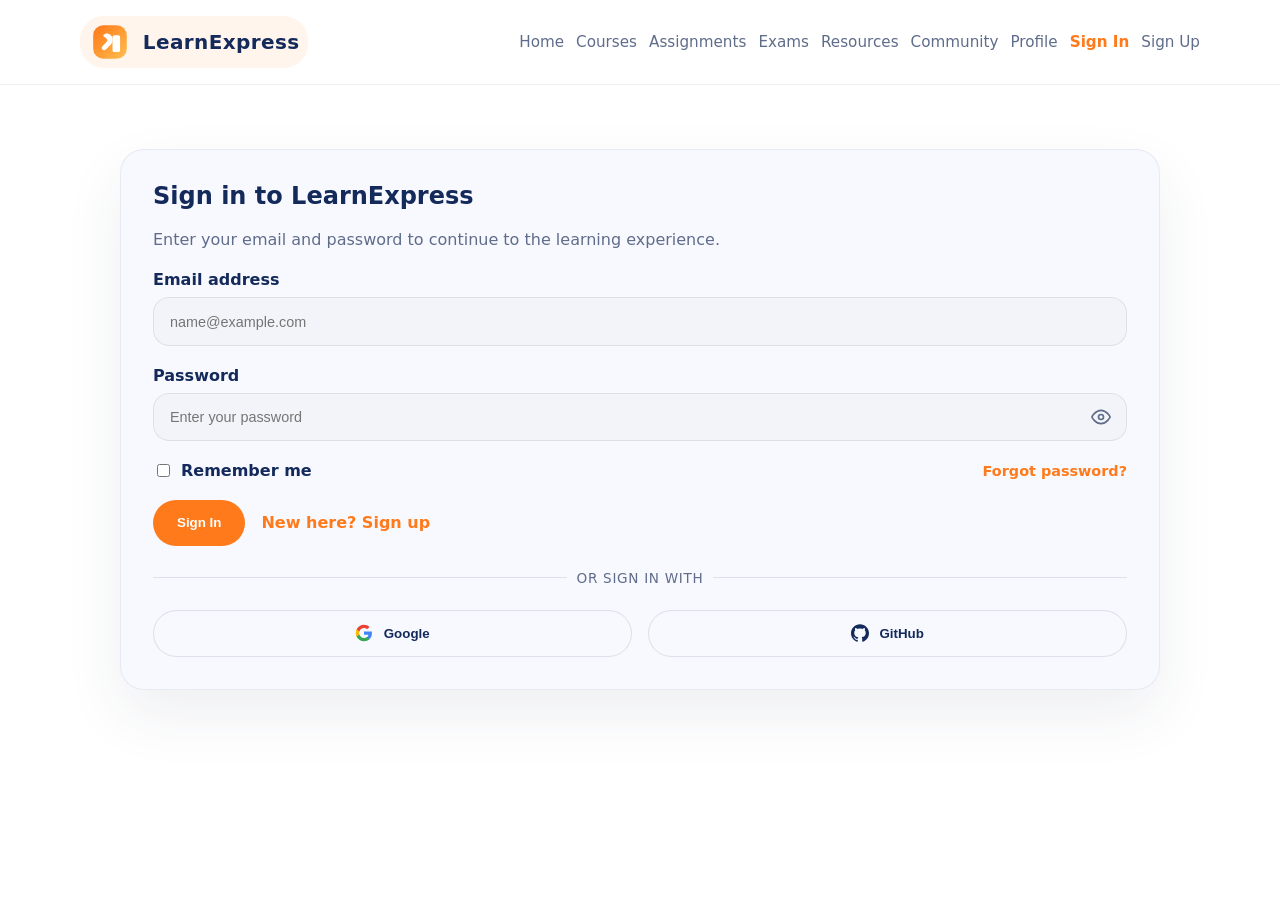
<file: profile.html>
<!DOCTYPE html>
<html lang="en">
<head>
  <meta charset="UTF-8" />
  <meta name="viewport" content="width=device-width, initial-scale=1.0" />
  <title>Profile | LearnExpress</title>
  <link rel="stylesheet" href="styles.css" />
</head>
<body class="profile-page">
  <header class="site-header">
    <div class="container header-inner">
      <a href="index.html" class="brand">
        <svg width="42" height="42" viewBox="0 0 100 100" fill="none" xmlns="http://www.w3.org/2000/svg" aria-hidden="true">
          <defs>
            <linearGradient id="logoGradient" x1="14" y1="14" x2="86" y2="86" gradientUnits="userSpaceOnUse">
              <stop stop-color="#ff7a1a" />
              <stop offset="1" stop-color="#ffbb4c" />
            </linearGradient>
          </defs>
          <rect x="10" y="10" width="80" height="80" rx="24" fill="url(#logoGradient)" />
          <path d="M34 34C38 28 46 28 52 34C58 40 58 50 52 56L40 68C38 70 34 70 32 68C30 66 30 62 32 60L42 50C44 48 44 44 42 42C38 38 34 38 34 34Z" fill="#ffffff" />
          <path d="M60 34H70C72 34 74 36 74 38V70C74 72 72 74 70 74H60C58 74 56 72 56 70V38C56 36 58 34 60 34Z" fill="#ffffff" />
        </svg>
        <span>LearnExpress</span>
      </a>
      <nav class="main-nav">
        <!-- Dynamically populated by script.js -->
        <a href="index.html">Home</a>
        <a href="courses.html">Courses</a>
        <a href="assignments.html">Assignments</a>
        <a href="exams.html">Exams</a>
        <a href="resources.html">Resources</a>
        <a href="community.html">Community</a>
        <a href="profile.html">Profile</a>
      </nav>
      <button class="nav-toggle" aria-label="Open navigation">Menu</button>
    </div>
  </header>

  <main class="profile-page">
    <section class="profile-hero" style="padding-top: 4rem;">
      <div class="container profile-hero-grid" style="display:flex; flex-wrap:wrap; gap:2rem; align-items:flex-start;">
        <div class="profile-card" style="flex:1; min-width:300px; padding:2rem; background:var(--glass-bg); border-radius:16px; border:1px solid var(--glass-border); text-align:center;">
          <div class="profile-avatar" style="margin: 0 auto 1.5rem auto; width:140px; height:140px; border-radius:50%; overflow:hidden; border:4px solid var(--primary); box-shadow:0 8px 24px rgba(0,0,0,0.15); background:var(--primary); display:flex; align-items:center; justify-content:center; position:relative;">
            <img id="profileImage" src="uploads/student_profile.jpg" alt="Profile picture" style="width:100%; height:100%; object-fit:cover; position:absolute; top:0; left:0; z-index:1;" onerror="this.style.display='none'; this.nextElementSibling.style.display='inline';" />
            <span style="font-size:4rem; color:#fff; font-weight:800; display:none; z-index:0;">S</span>
          </div>
          <h1 id="profileName" style="margin-bottom:0.2rem;">Loading...</h1>
          <p id="profileRole" class="muted-text" style="text-transform:capitalize; margin-bottom:0.5rem; font-weight:600; color:var(--primary);">Loading...</p>
          <p id="profileEmail" class="muted-text" style="margin-bottom:1.5rem; font-size:0.9rem;">...</p>
          <div class="profile-meta-grid" style="display:grid; grid-template-columns:1fr; gap:1rem; text-align:left; background:rgba(0,0,0,0.02); padding:1.5rem; border-radius:12px;">
            <div style="display:flex; justify-content:space-between; border-bottom:1px solid rgba(0,0,0,0.05); padding-bottom:0.5rem;">
              <strong>Form / Class</strong>
              <span class="dim-text">Form 4A</span>
            </div>
            <div style="display:flex; justify-content:space-between; border-bottom:1px solid rgba(0,0,0,0.05); padding-bottom:0.5rem;">
              <strong>Level</strong>
              <span class="dim-text">O-Level</span>
            </div>
            <div style="display:flex; justify-content:space-between; border-bottom:1px solid rgba(0,0,0,0.05); padding-bottom:0.5rem;">
              <strong>Year & Term</strong>
              <span class="dim-text">2026, Term 3</span>
            </div>
            <div style="display:flex; justify-content:space-between; border-bottom:1px solid rgba(0,0,0,0.05); padding-bottom:0.5rem;">
              <strong>Accommodation</strong>
              <span class="dim-text">Hostel Resident / Day Scholar</span>
            </div>
            <div style="display:flex; justify-content:space-between; border-bottom:1px solid rgba(0,0,0,0.05); padding-bottom:0.5rem;">
              <strong>Email</strong>
              <span id="profileEmailMeta" class="dim-text">...</span>
            </div>
            <div style="display:flex; justify-content:space-between; border-bottom:1px solid rgba(0,0,0,0.05); padding-bottom:0.5rem;">
              <strong>Status</strong>
              <span id="profileStatus" class="badge-success badge" style="border-radius:12px; padding:0.2rem 0.6rem;">Active</span>
            </div>
            <div style="display:flex; justify-content:space-between;">
              <strong>Member Since</strong>
              <span class="dim-text">April 2026</span>
            </div>
          </div>
        </div>

        <div class="profile-summary" style="flex:2; min-width:350px; padding:2rem; background:var(--glass-bg); border-radius:16px; border:1px solid var(--glass-border);">
          <h2>Account Details</h2>
          <p class="dim-text" style="margin-bottom:2rem;">Your personal academic hub. Manage your preferences, track your history, and stay updated.</p>
          
          <div style="display:grid; grid-template-columns: repeat(auto-fit, minmax(200px, 1fr)); gap:1.5rem;">
            <div style="background:rgba(0,0,0,0.02); padding:1.5rem; border-radius:12px; text-align:center;">
               <strong style="color:var(--primary); font-size:2rem; display:block; margin-bottom:0.5rem;" id="statCourses">0</strong>
               <span class="dim-text">Active Courses</span>
            </div>
            <div style="background:rgba(0,0,0,0.02); padding:1.5rem; border-radius:12px; text-align:center;">
               <strong style="color:var(--secondary); font-size:2rem; display:block; margin-bottom:0.5rem;">98%</strong>
               <span class="dim-text">Platform Activity</span>
            </div>
          </div>

          <div style="margin-top:2rem;">
            <h3>Update Information</h3>
            <form id="editProfileForm" style="display:flex; flex-direction:column; gap:1rem; margin-top:1rem;">
               <input type="text" id="editName" placeholder="Full Name" style="padding:0.8rem; border-radius:6px; border:1px solid var(--glass-border);" required>
               <input type="email" id="editEmail" placeholder="Email Address" style="padding:0.8rem; border-radius:6px; border:1px solid var(--glass-border);" required>
               <button type="submit" class="btn btn-primary" style="align-self:flex-start;">Save Changes</button>
            </form>
          </div>
        </div>
      </div>
    </section>

    <section class="section-alt section-heading">
      <div class="container">
        <h2>Exam history</h2>
        <p>Review your recent exam scores and see how your results have improved over time.</p>
      </div>
    </section>
    <section class="container exam-results-grid">
      <article class="exam-card exam-metrics">
        <h3>Latest exam</h3>
        <p>Biology Mock</p>
        <span class="large-text">88%</span>
      </article>
      <article class="exam-card exam-graph">
        <h3>Score trend</h3>
        <div class="performance-graph">
          <div class="graph-row"><span class="graph-label">Feb</span><div class="graph-track"><div class="graph-fill" style="width: 72%;"></div></div><span class="graph-value">72%</span></div>
          <div class="graph-row"><span class="graph-label">Mar</span><div class="graph-track"><div class="graph-fill" style="width: 80%;"></div></div><span class="graph-value">80%</span></div>
          <div class="graph-row"><span class="graph-label">Apr</span><div class="graph-track"><div class="graph-fill" style="width: 88%;"></div></div><span class="graph-value">88%</span></div>
        </div>
      </article>
      <article class="exam-card exam-analysis">
        <h3>Strengths</h3>
        <ul class="analysis-list">
          <li>Science practicals</li>
          <li>Mathematics problem-solving</li>
          <li>Essay structure</li>
        </ul>
      </article>
    </section>

    <section class="section-heading">
      <div class="container">
        <h2>Activity history</h2>
        <p>Track your recent actions on LearnExpress—from quizzes and discussions to course progress.</p>
      </div>
    </section>
    <section class="container assignment-grid">
      <article class="assignment-card">
        <h2>Recent activity</h2>
        <ul>
          <li>Completed Mathematics quiz • 14 Apr 2026</li>
          <li>Joined History study group • 12 Apr 2026</li>
          <li>Posted in Science forum • 10 Apr 2026</li>
        </ul>
      </article>
      <article class="assignment-card">
        <h2>Exam log</h2>
        <ul>
          <li>Biology Mock • 88%</li>
          <li>Maths Paper 1 • 84%</li>
          <li>English Literature review • 91%</li>
        </ul>
      </article>
    </section>

    <section class="section-alt section-heading">
      <div class="container">
        <h2>Settings</h2>
        <p>Manage your account details, privacy, and appearance preferences.</p>
      </div>
    </section>
    <section class="container exam-tools-grid">
      <article class="exam-card">
        <h3>Change password</h3>
        <p>Update your password regularly to keep your account secure.</p>
      </article>
      <article class="exam-card">
        <h3>Update email</h3>
        <p>Change the email address linked to your LearnExpress account.</p>
      </article>
      <article class="exam-card">
        <h3>Privacy settings</h3>
        <p>Control who can see your profile activity and study group details.</p>
      </article>
      <article class="exam-card">
        <h3>Theme preference</h3>
        <p>Switch between light and dark mode to suit your study environment.</p>
      </article>
    </section>

    <section class="feature-section">
      <div class="container section-heading">
        <h2>Explore other pages</h2>
        <p>Use these links to continue your learning journey across courses, exams, and community support.</p>
      </div>
      <div class="feature-grid">
        <article class="feature-card">
          <h3>Courses</h3>
          <p>Find lessons and topics to match your progress plan.</p>
          <a class="link-button" href="courses.html">Browse courses</a>
        </article>
        <article class="feature-card">
          <h3>Assignments</h3>
          <p>See your active tasks and upcoming submitted work.</p>
          <a class="link-button" href="assignments.html">View assignments</a>
        </article>
        <article class="feature-card">
          <h3>Community</h3>
          <p>Join forums, study groups, and teacher discussions.</p>
          <a class="link-button" href="community.html">Open community</a>
        </article>
      </div>
    </section>
  </main>

  <footer class="site-footer">
    <div class="container footer-inner">
      <p>&copy; 2026 LearnExpress. Keep your profile updated and your progress on track.</p>
      <div class="footer-links"><a href="index.html">Back to home</a></div>
    </div>
  </footer>
  <script src="script.js?v=20260419e"></script>
</body>
</html>
</file>
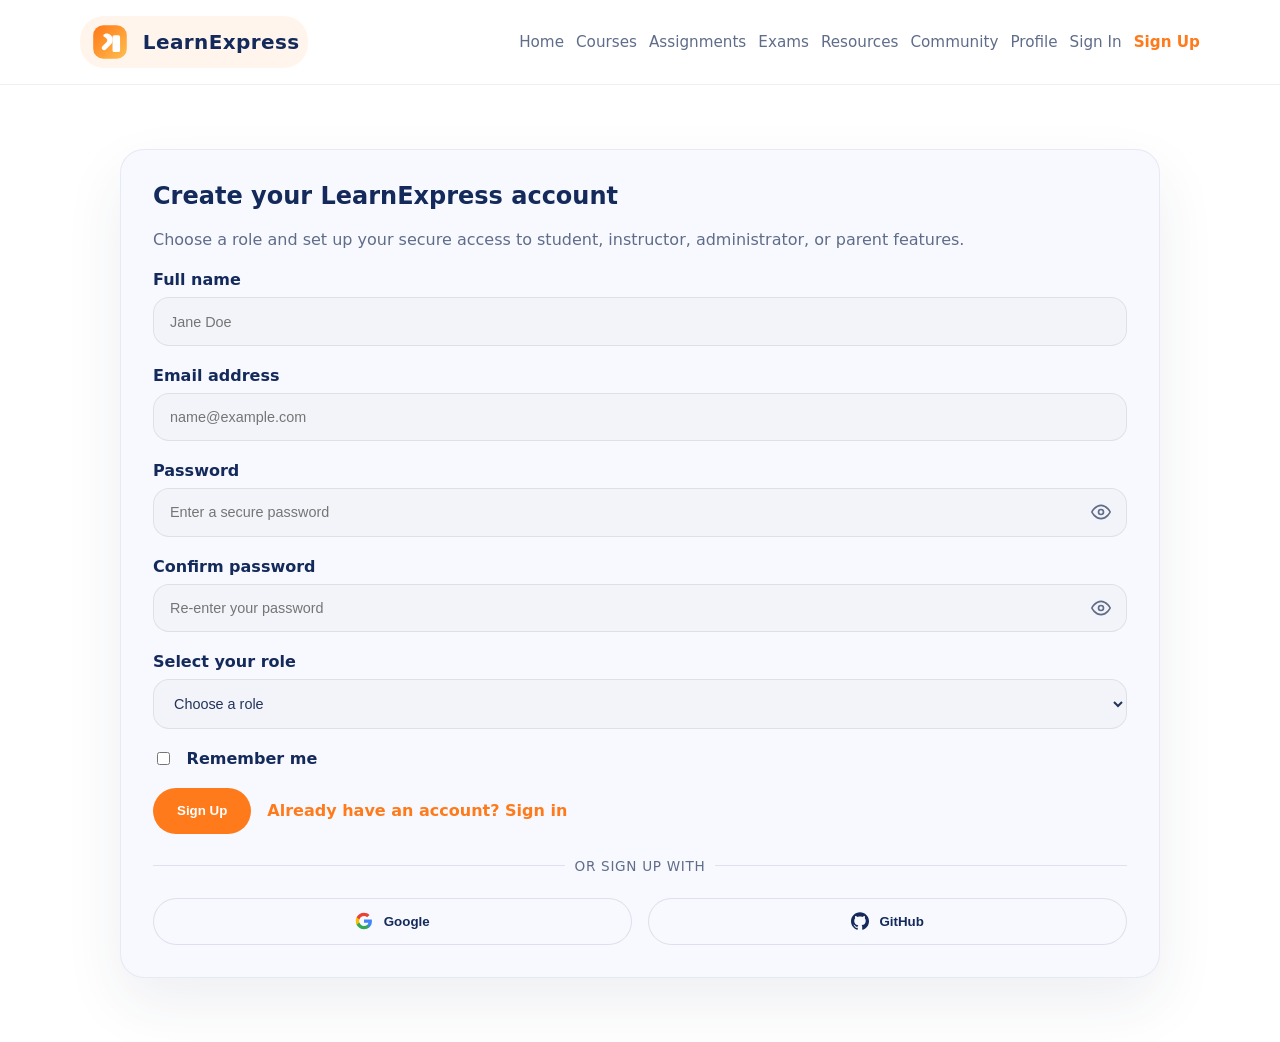
<file: register.html>
<!DOCTYPE html>
<html lang="en">
<head>
  <meta charset="UTF-8" />
  <meta name="viewport" content="width=device-width, initial-scale=1.0" />
  <title>Sign Up | LearnExpress</title>
  <link rel="stylesheet" href="styles.css?v=3" />
</head>
<body class="register-page">
  <header class="site-header">
    <div class="container header-inner">
      <a href="index.html" class="brand">
        <svg width="42" height="42" viewBox="0 0 100 100" fill="none" xmlns="http://www.w3.org/2000/svg" aria-hidden="true">
          <defs>
            <linearGradient id="logoGradient" x1="14" y1="14" x2="86" y2="86" gradientUnits="userSpaceOnUse">
              <stop stop-color="#ff7a1a" />
              <stop offset="1" stop-color="#ffbb4c" />
            </linearGradient>
          </defs>
          <rect x="10" y="10" width="80" height="80" rx="24" fill="url(#logoGradient)" />
          <path d="M34 34C38 28 46 28 52 34C58 40 58 50 52 56L40 68C38 70 34 70 32 68C30 66 30 62 32 60L42 50C44 48 44 44 42 42C38 38 34 38 34 34Z" fill="#ffffff" />
          <path d="M60 34H70C72 34 74 36 74 38V70C74 72 72 74 70 74H60C58 74 56 72 56 70V38C56 36 58 34 60 34Z" fill="#ffffff" />
        </svg>
        <span>LearnExpress</span>
      </a>
      <nav class="main-nav">
        <!-- Dynamically populated by script.js -->
        <a href="index.html">Home</a>
        <a href="courses.html">Courses</a>
        <a href="login.html">Sign In</a>
        <a href="register.html">Sign Up</a>
      </nav>
      <button class="nav-toggle" aria-label="Open navigation">Menu</button>
    </div>
  </header>

  <main class="auth-page">
    <section class="auth-panel">
      <h1>Create your LearnExpress account</h1>
      <p>Choose a role and set up your secure access to student, instructor, administrator, or parent features.</p>
      <form id="registerForm">
        <div class="form-group">
          <label for="fullname">Full name</label>
          <input type="text" id="fullname" name="fullname" placeholder="Jane Doe" required />
        </div>
        <div class="form-group">
          <label for="email">Email address</label>
          <input type="email" id="email" name="email" placeholder="name@example.com" required />
        </div>
        <div class="form-group">
          <label for="password">Password</label>
          <div class="password-wrapper">
            <input type="password" id="password" name="password" placeholder="Enter a secure password" required style="width: 100%;" />
            <button type="button" class="btn-toggle-password" aria-label="Show password" data-target="password">
              <svg xmlns="http://www.w3.org/2000/svg" width="20" height="20" viewBox="0 0 24 24" fill="none" stroke="currentColor" stroke-width="2" stroke-linecap="round" stroke-linejoin="round" class="feather feather-eye"><path d="M1 12s4-8 11-8 11 8 11 8-4 8-11 8-11-8-11-8z"></path><circle cx="12" cy="12" r="3"></circle></svg>
            </button>
          </div>
        </div>
        <div class="form-group">
          <label for="confirmPassword">Confirm password</label>
          <div class="password-wrapper">
            <input type="password" id="confirmPassword" name="confirmPassword" placeholder="Re-enter your password" required style="width: 100%;" />
            <button type="button" class="btn-toggle-password" aria-label="Show password" data-target="confirmPassword">
              <svg xmlns="http://www.w3.org/2000/svg" width="20" height="20" viewBox="0 0 24 24" fill="none" stroke="currentColor" stroke-width="2" stroke-linecap="round" stroke-linejoin="round" class="feather feather-eye"><path d="M1 12s4-8 11-8 11 8 11 8-4 8-11 8-11-8-11-8z"></path><circle cx="12" cy="12" r="3"></circle></svg>
            </button>
          </div>
        </div>
        <div class="form-group">
          <label for="role">Select your role</label>
          <select id="role" name="role" required>
            <option value="">Choose a role</option>
            <option value="student">Student</option>
            <option value="instructor">Instructor</option>
            <option value="administrator">Administrator</option>
            <option value="parent">Parent</option>
          </select>
        </div>
        <div class="form-group checkbox-group">
          <input type="checkbox" id="remember" name="remember" />
          <label for="remember">Remember me</label>
        </div>
        <div id="registerError" class="form-error" style="display:none;"></div>
        <div id="registerSuccess" class="form-success" style="display:none;"></div>
        <div class="auth-actions">
          <button type="submit">Sign Up</button>
          <a href="login.html" class="auth-link">Already have an account? Sign in</a>
        </div>
        <div class="auth-divider"><span>or sign up with</span></div>
        <div class="social-login">
          <button type="button" class="btn btn-social btn-google">
            <svg viewBox="0 0 24 24" width="18" height="18" xmlns="http://www.w3.org/2000/svg"><path d="M22.56 12.25c0-.78-.07-1.53-.2-2.25H12v4.26h5.92c-.26 1.37-1.04 2.53-2.21 3.31v2.77h3.57c2.08-1.92 3.28-4.74 3.28-8.09z" fill="#4285F4"/><path d="M12 23c2.97 0 5.46-.98 7.28-2.66l-3.57-2.77c-.98.66-2.23 1.06-3.71 1.06-2.86 0-5.29-1.93-6.16-4.53H2.16v2.84C3.99 20.53 7.7 23 12 23z" fill="#34A853"/><path d="M5.84 14.09c-.22-.66-.35-1.36-.35-2.09s.13-1.43.35-2.09V7.07H2.16C1.43 8.55 1 10.22 1 12s.43 3.45 1.16 4.93l3.68-2.84z" fill="#FBBC05"/><path d="M12 5.38c1.62 0 3.06.56 4.21 1.64l3.15-3.15C17.45 2.09 14.97 1 12 1 7.7 1 3.99 3.47 2.16 7.07l3.68 2.84c.87-2.6 3.3-4.53 6.16-4.53z" fill="#EA4335"/></svg>
            Google
          </button>
          <button type="button" class="btn btn-social btn-github">
            <svg viewBox="0 0 24 24" width="18" height="18" xmlns="http://www.w3.org/2000/svg" fill="currentColor"><path d="M12 .297c-6.63 0-12 5.373-12 12 0 5.303 3.438 9.8 8.205 11.385.6.113.82-.258.82-.577 0-.285-.01-1.04-.015-2.04-3.338.724-4.042-1.61-4.042-1.61C4.422 18.07 3.633 17.7 3.633 17.7c-1.087-.744.084-.729.084-.729 1.205.084 1.838 1.236 1.838 1.236 1.07 1.835 2.809 1.305 3.495.998.108-.776.417-1.305.76-1.605-2.665-.3-5.466-1.332-5.466-5.93 0-1.31.465-2.38 1.235-3.22-.135-.303-.54-1.523.105-3.176 0 0 1.005-.322 3.3 1.23.96-.267 1.98-.399 3-.405 1.02.006 2.04.138 3 .405 2.28-1.552 3.285-1.23 3.285-1.23.645 1.653.24 2.873.12 3.176.765.84 1.23 1.91 1.23 3.22 0 4.61-2.805 5.625-5.475 5.92.42.36.81 1.096.81 2.22 0 1.606-.015 2.896-.015 3.286 0 .315.21.69.825.57C20.565 22.092 24 17.592 24 12.297c0-6.627-5.373-12-12-12"/></svg>
            GitHub
          </button>
        </div>
      </form>
    </section>
  </main>

  <script src="script.js?v=3"></script>
</body>
</html>
</file>
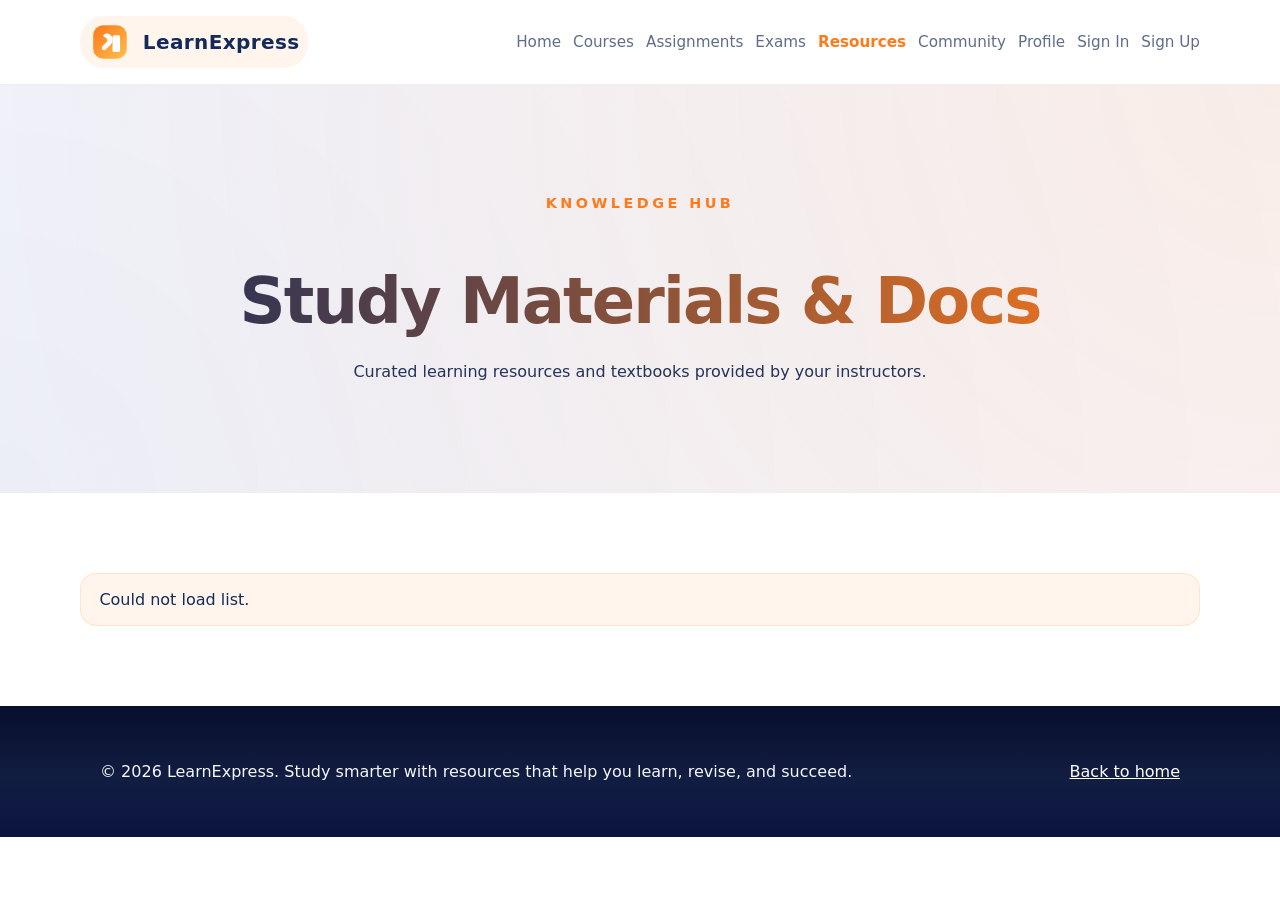
<file: resources.html>
<!DOCTYPE html>
<html lang="en">
<head>
  <meta charset="UTF-8" />
  <meta name="viewport" content="width=device-width, initial-scale=1.0" />
  <title>Resources | LearnExpress</title>
  <link rel="stylesheet" href="styles.css" />
</head>
<body class="resources-page">
  <header class="site-header">
    <div class="container header-inner">
      <a href="index.html" class="brand">
        <svg width="42" height="42" viewBox="0 0 100 100" fill="none" xmlns="http://www.w3.org/2000/svg" aria-hidden="true">
          <defs>
            <linearGradient id="logoGradient" x1="14" y1="14" x2="86" y2="86" gradientUnits="userSpaceOnUse">
              <stop stop-color="#ff7a1a" />
              <stop offset="1" stop-color="#ffbb4c" />
            </linearGradient>
          </defs>
          <rect x="10" y="10" width="80" height="80" rx="24" fill="url(#logoGradient)" />
          <path d="M34 34C38 28 46 28 52 34C58 40 58 50 52 56L40 68C38 70 34 70 32 68C30 66 30 62 32 60L42 50C44 48 44 44 42 42C38 38 34 38 34 34Z" fill="#ffffff" />
          <path d="M60 34H70C72 34 74 36 74 38V70C74 72 72 74 70 74H60C58 74 56 72 56 70V38C56 36 58 34 60 34Z" fill="#ffffff" />
        </svg>
        <span>LearnExpress</span>
      </a>
      <nav class="main-nav">
        <!-- Dynamically populated by script.js -->
        <a href="index.html">Home</a>
        <a href="courses.html">Courses</a>
        <a href="assignments.html">Assignments</a>
        <a href="exams.html">Exams</a>
        <a href="resources.html">Resources</a>
        <a href="community.html">Community</a>
        <a href="profile.html">Profile</a>
        <a href="login.html">Sign In</a>
      </nav>
      <button class="nav-toggle" aria-label="Open navigation">Menu</button>
    </div>
  </header>

  <main class="resources-page">
    <section class="course-hero">
      <div class="container">
        <p class="eyebrow" style="color:var(--primary); font-size: 0.9rem; font-weight:700;">Knowledge hub</p>
        <h1>Study Materials & Docs</h1>
        <p>Curated learning resources and textbooks provided by your instructors.</p>
      </div>
    </section>

    <div class="container" id="dynamic-materials-container" style="padding: 4rem 0;">
      <!-- Dynamic resources will be injected here by script.js -->
      <div style="text-align:center; padding: 4rem;">
        <p class="dim-text">Loading study resources...</p>
      </div>
    </div>
  </main>

  <footer class="site-footer">
    <div class="container footer-inner">
      <p>&copy; 2026 LearnExpress. Study smarter with resources that help you learn, revise, and succeed.</p>
      <div class="footer-links"><a href="index.html">Back to home</a></div>
    </div>
  </footer>
  <script src="script.js"></script>
</body>
</html>
</file>
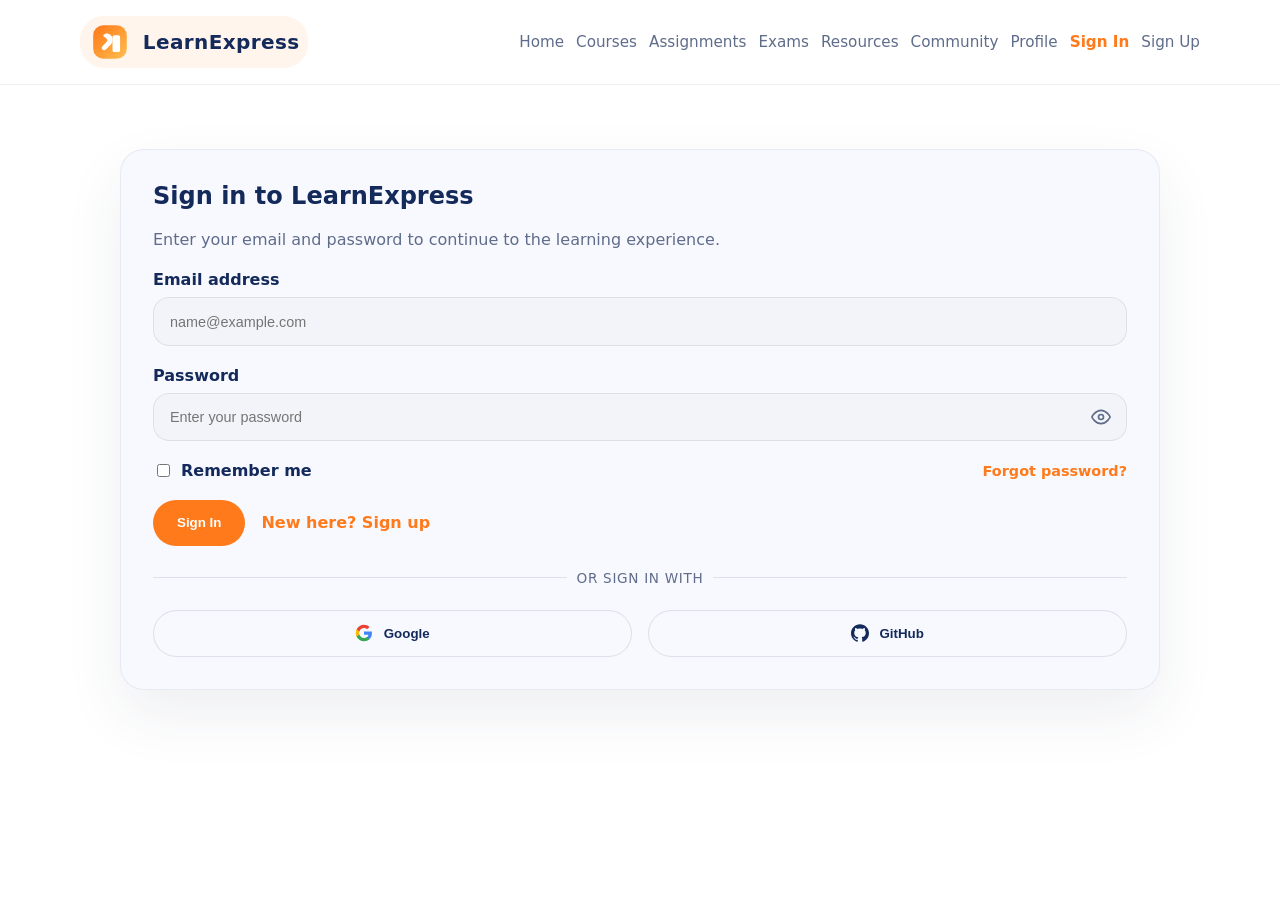
<file: results.html>
<!DOCTYPE html>
<html lang="en">
<head>
  <meta charset="UTF-8" />
  <meta name="viewport" content="width=device-width, initial-scale=1.0" />
  <title>Academic Results | LearnExpress</title>
  <link rel="stylesheet" href="styles.css" />
  <style>
    .results-table-container {
      background: var(--glass-bg);
      border: 1px solid var(--glass-border);
      border-radius: 12px;
      padding: 2rem;
      margin-top: 2rem;
      box-shadow: 0 4px 12px rgba(0, 0, 0, 0.05);
    }
    .results-table {
      width: 100%;
      border-collapse: collapse;
      margin-top: 1rem;
    }
    .results-table th, .results-table td {
      padding: 1rem;
      text-align: left;
      border-bottom: 1px solid rgba(0, 0, 0, 0.05);
    }
    .results-table th {
      color: var(--primary);
      font-weight: 700;
      font-size: 0.9rem;
      text-transform: uppercase;
      letter-spacing: 0.05em;
    }
    .results-table tbody tr:hover {
      background: rgba(0, 0, 0, 0.02);
    }
    .grade-a {
      color: #2e7d32;
      font-weight: 800;
      font-size: 1.1rem;
    }
    .grade-b {
      color: #0277bd;
      font-weight: 800;
      font-size: 1.1rem;
    }
    .grade-c {
      color: #f57f17;
      font-weight: 800;
      font-size: 1.1rem;
    }
    .results-header {
      display: flex;
      justify-content: space-between;
      align-items: center;
      margin-bottom: 1rem;
    }
    .gpa-card {
      background: var(--primary);
      color: white;
      padding: 1.5rem;
      border-radius: 12px;
      text-align: center;
      margin-bottom: 2rem;
      box-shadow: 0 8px 16px rgba(0,0,0,0.1);
    }
    .gpa-card h2 {
      margin: 0;
      font-size: 3rem;
      color: white;
    }
    .gpa-card p {
      margin: 0;
      opacity: 0.9;
      font-weight: 500;
    }
  </style>
</head>
<body class="dashboard-page">
  <header class="site-header">
    <div class="container header-inner">
      <a href="index.html" class="brand">LearnExpress</a>
      <nav class="main-nav">
        <!-- Dynamically populated by script.js -->
        <a href="index.html">Home</a>
        <a href="courses.html">Courses</a>
      </nav>
      <button class="nav-toggle" aria-label="Open navigation">Menu</button>
    </div>
  </header>

  <main>
    <section class="course-hero" style="padding: 4rem 1rem 2rem 1rem; text-align: center;">
      <div class="container">
        <h1>Your Academic Results</h1>
        <p>Track your grades, term averages, and overall performance.</p>
      </div>
    </section>

    <div class="container" style="max-width: 900px;">
      
      <div class="gpa-card">
        <p>Current Cumulative GPA</p>
        <h2>3.85 / 4.0</h2>
        <p style="margin-top:0.5rem; font-size:0.9rem;">Excellent Standing</p>
      </div>

      <div class="results-table-container">
        <div class="results-header">
          <h2>Term 3 Academic Record</h2>
          <button class="btn btn-secondary btn-sm" onclick="downloadTranscript()">Download Transcript</button>
        </div>
        <table class="results-table">
          <thead>
            <tr>
              <th>Course Name</th>
              <th>Instructor</th>
              <th>Credits</th>
              <th>Percentage</th>
              <th>Final Grade</th>
            </tr>
          </thead>
          <tbody>
            <tr>
              <td><strong>Advanced Mathematics</strong></td>
              <td class="dim-text">Prof. Alan Turing</td>
              <td>4.0</td>
              <td>94%</td>
              <td class="grade-a">A</td>
            </tr>
            <tr>
              <td><strong>English Literature</strong></td>
              <td class="dim-text">Dr. Maya Angelou</td>
              <td>3.0</td>
              <td>88%</td>
              <td class="grade-b">B+</td>
            </tr>
            <tr>
              <td><strong>Physics Fundamentals</strong></td>
              <td class="dim-text">Dr. Albert Einstein</td>
              <td>4.0</td>
              <td>91%</td>
              <td class="grade-a">A-</td>
            </tr>
            <tr>
              <td><strong>World History</strong></td>
              <td class="dim-text">Prof. Herodotus</td>
              <td>3.0</td>
              <td>85%</td>
              <td class="grade-b">B</td>
            </tr>
            <tr>
              <td><strong>Computer Science 101</strong></td>
              <td class="dim-text">Ada Lovelace</td>
              <td>4.0</td>
              <td>98%</td>
              <td class="grade-a">A+</td>
            </tr>
            <tr>
              <td><strong>Chemistry</strong></td>
              <td class="dim-text">Marie Curie</td>
              <td>4.0</td>
              <td>79%</td>
              <td class="grade-c">C+</td>
            </tr>
          </tbody>
        </table>
      </div>
    </div>
  </main>

  <footer class="site-footer" style="margin-top: 4rem;">
    <div class="container footer-inner">
      <p>&copy; 2026 LearnExpress. Learn more, study better, and stay ahead.</p>
      <div class="footer-links">
        <a href="dashboard.html">Back to Dashboard</a>
      </div>
    </div>
  </footer>
  
  <script src="script.js"></script>
  <script>
    function downloadTranscript() {
      const csvContent = "data:text/csv;charset=utf-8," 
        + "Course Name,Instructor,Credits,Percentage,Final Grade\\n"
        + "Advanced Mathematics,Prof. Alan Turing,4.0,94%,A\\n"
        + "English Literature,Dr. Maya Angelou,3.0,88%,B+\\n"
        + "Physics Fundamentals,Dr. Albert Einstein,4.0,91%,A-\\n"
        + "World History,Prof. Herodotus,3.0,85%,B\\n"
        + "Computer Science 101,Ada Lovelace,4.0,98%,A+\\n"
        + "Chemistry,Marie Curie,4.0,79%,C+";
        
      const encodedUri = encodeURI(csvContent);
      const link = document.createElement("a");
      link.setAttribute("href", encodedUri);
      link.setAttribute("download", "LearnExpress_Transcript.csv");
      document.body.appendChild(link);
      link.click();
      document.body.removeChild(link);
    }
  </script>
</body>
</html>
</file>
<file: styles.css>
:root {
  --bg: #ffffff;
  --surface: #f8f9ff;
  --surface-alt: #edf1ff;
  --text: #23335b;
  --heading: #142a5b;
  --muted: #5f6c8a;
  --primary: #ff7a1a;
  --primary-strong: #ff6a00;
  --accent: #ff7a1a;
  --radius: 24px;
}

* {
  box-sizing: border-box;
}

html, body {
  margin: 0;
  font-family: Inter, system-ui, -apple-system, BlinkMacSystemFont, "Segoe UI", sans-serif;
  background: var(--bg);
  color: var(--text);
}

img {
  max-width: 100%;
}

.container {
  width: min(1120px, calc(100% - 2rem));
  margin: 0 auto;
}

.site-header {
  position: sticky;
  top: 0;
  z-index: 10;
  backdrop-filter: blur(18px);
  background: rgba(255, 255, 255, 0.96);
  border-bottom: 1px solid rgba(35, 51, 91, 0.08);
}

.header-inner {
  display: flex;
  align-items: center;
  justify-content: space-between;
  gap: 1rem;
  padding: 1rem 0;
}

.brand {
  display: inline-flex;
  align-items: center;
  gap: 0.75rem;
  color: var(--heading);
  font-size: 1.25rem;
  font-weight: 800;
  text-decoration: none;
  letter-spacing: 0.02em;
  padding: 0.3rem 0.55rem;
  border-radius: 1.5rem;
  background: rgba(255, 122, 26, 0.08);
  transition: transform 0.2s ease, box-shadow 0.2s ease;
}

.brand:hover {
  transform: translateY(-1px);
  box-shadow: 0 16px 30px rgba(255, 122, 26, 0.18);
}

.brand svg {
  display: block;
  width: 42px;
  height: 42px;
}

.brand span {
  color: var(--heading);
}

.main-nav {
  display: flex;
  flex-wrap: wrap;
  gap: 0.75rem;
}

.main-nav a {
  color: var(--muted);
  text-decoration: none;
  font-size: 0.95rem;
  transition: color 0.2s ease;
}

.main-nav a:hover,
.main-nav a.active {
  color: var(--primary);
}

.nav-toggle {
  display: none;
  border: 1px solid rgba(20, 42, 91, 0.12);
  background: #eff5ff;
  color: var(--heading);
  border-radius: 999px;
  padding: 0.75rem 1rem;
  cursor: pointer;
}

.header-actions {
  display: flex;
  align-items: center;
  gap: 0.75rem;
}

.header-actions .btn {
  padding: 0.75rem 1.25rem;
  font-size: 0.95rem;
}

.hero-section {
  position: relative;
  padding: 10rem 0;
  background-image: linear-gradient(180deg, rgba(7, 20, 41, 0.65), rgba(7, 20, 41, 0.65)), url('https://images.unsplash.com/photo-1500530855697-b586d89ba3ee?auto=format&fit=crop&w=1600&q=80');
  background-size: cover;
  background-position: center;
  background-repeat: no-repeat;
  background-attachment: fixed;
  overflow: hidden;
  display: flex;
  align-items: center;
  justify-content: center;
  text-align: center;
}

.hero-section::before {
  content: '';
  position: absolute;
  top: -6rem;
  right: -6rem;
  width: 18rem;
  height: 18rem;
  background: radial-gradient(circle at center, rgba(255, 122, 26, 0.16), transparent 55%);
  pointer-events: none;
}

.hero-section::after {
  content: '';
  position: absolute;
  inset: 0;
  background: rgba(7, 20, 41, 0.2);
  pointer-events: none;
}

.hero-grid {
  display: flex;
  flex-direction: column;
  align-items: center;
  justify-content: center;
  max-width: 900px;
  margin: 0 auto;
}

.eyebrow {
  text-transform: uppercase;
  letter-spacing: 0.24em;
  color: #ffffff;
  margin-bottom: 1rem;
  font-size: 0.85rem;
}

.hero-copy h1 {
  color: #ffffff;
  font-size: clamp(2.5rem, 4vw, 4rem);
  line-height: 1.05;
  margin: 0 0 1rem;
}

.hero-copy p {
  color: rgba(255, 255, 255, 0.85);
  line-height: 1.75;
  max-width: 36rem;
  margin: 0 auto 1.75rem;
}

.hero-actions {
  display: flex;
  flex-wrap: wrap;
  gap: 1rem;
  justify-content: center;
}

.btn {
  display: inline-flex;
  align-items: center;
  justify-content: center;
  border: none;
  padding: 0.95rem 1.5rem;
  border-radius: 999px;
  font-weight: 600;
  text-decoration: none;
  transition: transform 0.2s ease, background 0.2s ease;
}

.btn:hover {
  transform: translateY(-1px);
}

.btn-primary {
  background: var(--primary);
  color: #ffffff;
}

.btn-secondary {
  background: rgba(255, 255, 255, 0.95);
  color: var(--heading);
  border: 1px solid rgba(255, 255, 255, 0.75);
  box-shadow: 0 10px 30px rgba(0, 0, 0, 0.08);
}

.hero-visual {
  display: flex;
  justify-content: center;
}

.hero-image-frame {
  position: relative;
  width: 100%;
  max-width: 520px;
  border-radius: 32px;
  overflow: hidden;
  box-shadow: 0 30px 80px rgba(20, 42, 91, 0.12);
}

.hero-image {
  display: block;
  width: 100%;
  aspect-ratio: 4 / 3;
  object-fit: cover;
}

.hero-card-overlay {
  position: absolute;
  left: 1rem;
  right: 1rem;
  bottom: 1rem;
}

.dashboard-card {
  background: rgba(255, 255, 255, 0.98);
  border: 1px solid rgba(35, 51, 91, 0.08);
  border-radius: 32px;
  padding: 1.75rem;
  width: 100%;
  box-shadow: 0 20px 60px rgba(35, 51, 91, 0.1);
}

.card-header {
  display: flex;
  align-items: center;
  gap: 0.75rem;
  margin-bottom: 1.75rem;
  color: var(--muted);
}

.status-dot {
  width: 0.9rem;
  height: 0.9rem;
  border-radius: 50%;
  background: #4ce08c;
}

.score-panel {
  display: grid;
  grid-template-columns: repeat(2, minmax(0, 1fr));
  gap: 1rem;
  margin-bottom: 1.75rem;
}

.score-panel h2 {
  margin: 0;
  font-size: 2rem;
}

.score-panel p {
  margin: 0.35rem 0 0;
  color: var(--muted);
}

.dashboard-list {
  border-top: 1px solid rgba(255,255,255,0.08);
  padding-top: 1.25rem;
  display: grid;
  gap: 1rem;
}

.list-item {
  background: rgba(255,255,255,0.03);
  border: 1px solid rgba(255,255,255,0.08);
  border-radius: 22px;
  padding: 1rem 1.25rem;
}

.list-item strong {
  display: block;
  margin-bottom: 0.35rem;
}

.section-heading {
  text-align: center;
  margin-bottom: 2rem;
}

.section-heading h2 {
  margin: 0;
  font-size: 2rem;
  color: var(--heading);
}

.section-heading p {
  margin: 0.75rem auto 0;
  max-width: 640px;
  color: var(--muted);
}

.feature-grid,
.resources-grid,
.community-panel,
.course-grid {
  display: grid;
  gap: 1.5rem;
}

.feature-grid,
.course-grid {
  grid-template-columns: repeat(3, minmax(0, 1fr));
}

.course-category {
  padding: 2rem 0;
}

.course-category .feature-card {
  min-height: 10rem;
  display: flex;
  align-items: center;
  justify-content: center;
  padding: 1.5rem;
}

.course-card {
  position: relative;
  color: #ffffff;
  padding: 1.75rem;
  overflow: hidden;
  display: flex;
  flex-direction: column;
  justify-content: flex-end;
  min-height: 15rem;
  background-size: cover;
  background-position: center;
  background-repeat: no-repeat;
  background-blend-mode: overlay;
  filter: saturate(1.05);
  transition: transform 0.35s ease, box-shadow 0.35s ease;
}

.course-card::before {
  content: '';
  position: absolute;
  inset: 0;
  background: linear-gradient(180deg, rgba(7, 15, 40, 0.22), rgba(7, 15, 40, 0.45));
  opacity: 1;
  transition: opacity 0.3s ease;
}

.course-card:hover::before {
  opacity: 0.28;
}

.course-card:hover {
  transform: translateY(-5px);
  box-shadow: 0 24px 60px rgba(0, 0, 0, 0.18);
}

.course-card * {
  position: relative;
  z-index: 1;
}

.course-card-icon {
  width: 3.5rem;
  height: 3.5rem;
  display: inline-flex;
  align-items: center;
  justify-content: center;
  border-radius: 1rem;
  background: rgba(255, 255, 255, 0.22);
  box-shadow: 0 16px 36px rgba(0, 0, 0, 0.18);
  margin-bottom: 1rem;
  font-size: 1.35rem;
}

.course-card h3 {
  margin: 0 0 0.65rem;
  color: #ffffff;
  font-size: 1.2rem;
}

.course-card p {
  margin: 0;
  color: rgba(255, 255, 255, 0.9);
  line-height: 1.7;
}

.card-english {
  background-image: linear-gradient(180deg, rgba(10, 28, 82, 0.6), rgba(10, 28, 82, 0.3)), url('https://images.unsplash.com/photo-1498079022511-d15614cb1c02?auto=format&fit=crop&w=900&q=80');
}

.card-shona {
  background-image: linear-gradient(180deg, rgba(92, 42, 109, 0.7), rgba(92, 42, 109, 0.35)), url('https://images.unsplash.com/photo-1529070538774-1843cb3265df?auto=format&fit=crop&w=900&q=80');
}

.card-literature {
  background-image: linear-gradient(180deg, rgba(92, 69, 31, 0.7), rgba(92, 69, 31, 0.35)), url('https://images.unsplash.com/photo-1516979187457-637abb4f9353?auto=format&fit=crop&w=900&q=80');
}

.card-french {
  background-image: linear-gradient(180deg, rgba(33, 85, 155, 0.7), rgba(33, 85, 155, 0.35)), url('https://images.unsplash.com/photo-1496309732348-3627d830c8d8?auto=format&fit=crop&w=900&q=80');
}

.card-mathematics {
  background-image: linear-gradient(180deg, rgba(16, 39, 78, 0.55), rgba(16, 39, 78, 0.18)), url('https://images.unsplash.com/photo-1544717305-996b815c338c?auto=format&fit=crop&w=900&q=80');
}

.card-combined,
.card-chemistry,
.card-biology,
.card-physical {
  background-image: linear-gradient(180deg, rgba(21, 41, 71, 0.35), rgba(21, 41, 71, 0.15)), url('https://images.unsplash.com/photo-1531219432768-6f3cf8ddb8e7?auto=format&fit=crop&w=900&q=80');
}

.card-physics {
  background-image: linear-gradient(180deg, rgba(6, 29, 58, 0.45), rgba(6, 29, 58, 0.15)), url('https://images.unsplash.com/photo-1526374965328-7f61d4dc18c5?auto=format&fit=crop&w=900&q=80');
}

.card-geography {
  background-image: linear-gradient(180deg, rgba(26, 77, 30, 0.35), rgba(26, 77, 30, 0.12)), url('https://images.unsplash.com/photo-1501785888041-af3ef285b470?auto=format&fit=crop&w=900&q=80');
}

.card-history {
  background-image: linear-gradient(180deg, rgba(93, 52, 18, 0.35), rgba(93, 52, 18, 0.12)), url('https://images.unsplash.com/photo-1519648023493-d82b5f8d7c41?auto=format&fit=crop&w=900&q=80');
}

.card-heritage {
  background-image: linear-gradient(180deg, rgba(103, 77, 59, 0.35), rgba(103, 77, 59, 0.12)), url('https://images.unsplash.com/photo-1531266759647-8a3e526deb8e?auto=format&fit=crop&w=900&q=80');
}

.card-agriculture {
  background-image: linear-gradient(180deg, rgba(60, 93, 32, 0.7), rgba(60, 93, 32, 0.25)), url('https://images.unsplash.com/photo-1510647867539-3fe0bf0f4f56?auto=format&fit=crop&w=900&q=80');
}

.card-compsci {
  background-image: linear-gradient(180deg, rgba(18, 32, 70, 0.8), rgba(18, 32, 70, 0.35)), url('https://images.unsplash.com/photo-1518770660439-4636190af475?auto=format&fit=crop&w=900&q=80');
}

.card-foodtech {
  background-image: linear-gradient(180deg, rgba(132, 62, 26, 0.7), rgba(132, 62, 26, 0.32)), url('https://images.unsplash.com/photo-1532635246-ff7b9b9dac66?auto=format&fit=crop&w=900&q=80');
}

.card-accounts {
  background-image: linear-gradient(180deg, rgba(26, 46, 82, 0.7), rgba(26, 46, 82, 0.35)), url('https://images.unsplash.com/photo-1454165804606-c3d57bc86b40?auto=format&fit=crop&w=900&q=80');
}

.card-commerce {
  background-image: linear-gradient(180deg, rgba(105, 70, 24, 0.7), rgba(105, 70, 24, 0.35)), url('https://images.unsplash.com/photo-1495121605193-b116b5b09a48?auto=format&fit=crop&w=900&q=80');
}

.card-economics {
  background-image: linear-gradient(180deg, rgba(23, 58, 42, 0.7), rgba(23, 58, 42, 0.35)), url('https://images.unsplash.com/photo-1526374965328-7f61d4dc18c5?auto=format&fit=crop&w=900&q=80');
}

.card-business {
  background-image: linear-gradient(180deg, rgba(50, 38, 79, 0.7), rgba(50, 38, 79, 0.35)), url('https://images.unsplash.com/photo-1517248135467-4c7edcad34c4?auto=format&fit=crop&w=900&q=80');
}

.feature-card.course-card {
  background: none;
}

.animate-zoom-in {
  animation: zoomIn 0.9s ease both;
}

@keyframes zoomIn {
  from {
    opacity: 0;
    transform: scale(0.96) translateY(18px);
  }
  to {
    opacity: 1;
    transform: scale(1) translateY(0);
  }
}

/* Scroll Animations */
.pre-animate {
  opacity: 0;
  transform: translateY(30px);
  transition: opacity 0.6s ease-out, transform 0.6s ease-out;
}

.pre-animate.in-view {
  opacity: 1;
  transform: translateY(0);
}

/* Staggered delays for grids */
.feature-grid > :nth-child(1) { transition-delay: 0.1s; }
.feature-grid > :nth-child(2) { transition-delay: 0.2s; }
.feature-grid > :nth-child(3) { transition-delay: 0.3s; }
.feature-grid > :nth-child(4) { transition-delay: 0.4s; }


.feature-card,
.resources-grid article,
.community-card,
.calendar-day,
.message-item,
.profile-summary > div {
  background: var(--surface);
  border: 1px solid rgba(35, 51, 91, 0.08);
  border-radius: var(--radius);
  padding: 1.5rem;
  transition: transform 0.25s ease, box-shadow 0.25s ease;
}

.feature-card:hover,
.community-card:hover,
.image-card:hover {
  transform: translateY(-4px);
  box-shadow: 0 16px 40px rgba(35, 51, 91, 0.08);
}

/* ── Clickable Cards ── */
.clickable-card {
  display: block;
  text-decoration: none;
  color: inherit;
  cursor: pointer;
  position: relative;
}

.clickable-card:active {
  transform: scale(0.97) !important;
  transition: transform 0.1s ease;
}

/* ── Card CTA Label ── */
.card-cta {
  display: inline-block;
  margin-top: 1.25rem;
  font-size: 0.9rem;
  font-weight: 700;
  color: var(--primary);
  letter-spacing: 0.01em;
  transition: transform 0.2s ease, letter-spacing 0.2s ease;
}

.clickable-card:hover .card-cta {
  transform: translateX(4px);
  letter-spacing: 0.04em;
}

/* ── Card Icon Circle ── */
.card-icon-circle {
  width: 3.5rem;
  height: 3.5rem;
  border-radius: 50%;
  background: rgba(255, 122, 26, 0.1);
  display: flex;
  align-items: center;
  justify-content: center;
  font-size: 1.6rem;
  margin-bottom: 1rem;
  transition: transform 0.3s ease, background 0.3s ease;
}

.clickable-card:hover .card-icon-circle {
  transform: scale(1.1) rotate(-6deg);
  background: rgba(255, 122, 26, 0.18);
}

/* ── Step Number Badges ── */
.step-number {
  width: 3rem;
  height: 3rem;
  border-radius: 50%;
  background: linear-gradient(135deg, var(--primary), #ffbb4c);
  color: #fff;
  display: flex;
  align-items: center;
  justify-content: center;
  font-size: 1.3rem;
  font-weight: 800;
  margin-bottom: 1rem;
  transition: transform 0.3s ease, box-shadow 0.3s ease;
}

.step-card:hover .step-number {
  transform: scale(1.15);
  box-shadow: 0 8px 24px rgba(255, 122, 26, 0.3);
}

/* ── Stats Counter Bar ── */
.stats-bar {
  background: linear-gradient(135deg, #142a5b 0%, #1e3a6e 100%);
  padding: 2.5rem 0;
}

.stats-row {
  display: grid;
  grid-template-columns: repeat(4, 1fr);
  gap: 1.5rem;
  text-align: center;
}

.stat-item {
  display: flex;
  flex-direction: column;
  gap: 0.4rem;
}

.stat-number {
  font-size: 2.5rem;
  font-weight: 800;
  color: var(--primary);
  line-height: 1;
}

.stat-label {
  font-size: 0.9rem;
  color: rgba(255, 255, 255, 0.75);
  font-weight: 500;
}

/* ── Testimonial Cards ── */
.testimonial-card {
  display: flex;
  flex-direction: column;
  justify-content: space-between;
}

.testimonial-stars {
  color: #f5a623;
  font-size: 1.1rem;
  letter-spacing: 2px;
  margin-bottom: 1rem;
}

.testimonial-quote {
  font-style: italic;
  font-size: 1rem;
  color: var(--muted) !important;
  line-height: 1.8;
  flex: 1;
}

.testimonial-author {
  display: flex;
  align-items: center;
  gap: 0.85rem;
  margin-top: 1.5rem;
  padding-top: 1rem;
  border-top: 1px solid rgba(35, 51, 91, 0.08);
}

.testimonial-avatar {
  width: 2.8rem;
  height: 2.8rem;
  border-radius: 50%;
  background: linear-gradient(135deg, var(--primary), #ffbb4c);
  color: #fff;
  display: flex;
  align-items: center;
  justify-content: center;
  font-weight: 800;
  font-size: 0.85rem;
  flex-shrink: 0;
}

.testimonial-author h4 {
  margin: 0;
  font-size: 0.95rem;
  color: var(--heading);
}

.testimonial-author span {
  font-size: 0.8rem;
  color: var(--muted);
}

/* ── CTA Banner ── */
.cta-banner {
  background: linear-gradient(135deg, var(--primary) 0%, #ffbb4c 100%);
  padding: 4rem 0;
}

.cta-inner {
  text-align: center;
}

.cta-inner h2 {
  color: #fff;
  font-size: 2.2rem;
  margin: 0 0 0.75rem;
}

.cta-inner p {
  color: rgba(255, 255, 255, 0.9);
  font-size: 1.1rem;
  margin: 0 0 2rem;
}

.cta-actions {
  display: flex;
  justify-content: center;
  gap: 1rem;
  flex-wrap: wrap;
}

.btn-lg {
  padding: 1.1rem 2.5rem;
  font-size: 1.05rem;
}

.cta-banner .btn-primary {
  background: #fff;
  color: var(--primary);
}

.cta-banner .btn-primary:hover {
  background: rgba(255, 255, 255, 0.9);
  box-shadow: 0 12px 30px rgba(0, 0, 0, 0.15);
}

.cta-banner .btn-secondary {
  background: transparent;
  color: #fff;
  border: 2px solid rgba(255, 255, 255, 0.6);
}

.cta-banner .btn-secondary:hover {
  background: rgba(255, 255, 255, 0.15);
  border-color: #fff;
}

/* ── Button active/press state (universal) ── */
.btn:active {
  transform: scale(0.95) !important;
  transition: transform 0.1s ease;
}

.feature-card h3,
.resources-grid h3,
.community-card h3,
.profile-summary h3 {
  margin: 0 0 0.75rem;
  color: var(--heading);
}

.feature-card p,
.resources-grid p,
.community-card p,
.message-item span {
  margin: 0;
  color: var(--muted);
  line-height: 1.75;
}

.section-alt {
  background: rgba(255,255,255,0.03);
  padding: 4rem 0;
}

.feature-section {
  padding: 4rem 0;
}

.resources-grid {
  grid-template-columns: repeat(3, minmax(0, 1fr));
}

.image-strip {
  padding: 3rem 0 1rem;
}

.image-row {
  display: grid;
  grid-template-columns: repeat(3, minmax(0, 1fr));
  gap: 1.5rem;
}

.image-card {
  background: var(--surface);
  border: 1px solid rgba(35, 51, 91, 0.08);
  border-radius: calc(var(--radius) - 6px);
  overflow: hidden;
}

.image-card img {
  width: 100%;
  height: 190px;
  object-fit: cover;
  display: block;
}

.image-card h3,
.image-card p {
  margin: 0;
  padding: 1rem;
}

.image-card h3 {
  font-size: 1.15rem;
  color: var(--heading);
}

.image-card p {
  color: var(--muted);
  line-height: 1.7;
  padding-top: 0;
}

.community-panel {
  grid-template-columns: repeat(3, minmax(0, 1fr));
}

.calendar-preview,
.message-preview,
.profile-summary {
  display: grid;
  gap: 1rem;
  grid-template-columns: repeat(5, minmax(0, 1fr));
}

.auth-page,
.dashboard-page {
  min-height: calc(100vh - 84px);
  padding: 4rem 0;
}

.auth-panel,
.dashboard-panel {
  background: var(--surface);
  border: 1px solid rgba(35, 51, 91, 0.08);
  border-radius: var(--radius);
  padding: 2rem;
  max-width: 1040px;
  margin: 0 auto;
  box-shadow: 0 25px 60px rgba(35, 51, 91, 0.08);
}

.dashboard-summary {
  margin-top: 1.25rem;
  background: rgba(255, 243, 229, 0.75);
  border: 1px solid rgba(255, 122, 26, 0.15);
  border-radius: 22px;
  padding: 1.4rem 1.5rem;
  color: var(--heading);
}

.dashboard-summary p {
  margin: 0;
  font-size: 1rem;
  line-height: 1.75;
}

.assignment-panel,
.dashboard-panel,
.auth-panel {
  max-width: 1040px;
  margin: 0 auto;
}

.assignment-page {
  min-height: calc(100vh - 84px);
  padding: 4rem 0;
}

.assignment-grid {
  display: grid;
  gap: 1.5rem;
  margin-top: 1.75rem;
  grid-template-columns: repeat(2, minmax(0, 1fr));
}

.assignment-card {
  background: var(--surface);
  border: 1px solid rgba(35, 51, 91, 0.08);
  border-radius: 24px;
  padding: 1.75rem;
  box-shadow: 0 20px 45px rgba(35, 51, 91, 0.05);
}

.assignment-card h2,
.assignment-card h3 {
  margin-top: 0;
  color: var(--heading);
}

.assignment-card p,
.assignment-card li,
.assignment-card div {
  color: var(--muted);
}

.assignment-card ul {
  list-style: disc;
  padding-left: 1.3rem;
  margin-top: 1rem;
}

.meta-list {
  list-style: none;
  padding: 0;
  margin: 0;
}

.meta-list li {
  display: flex;
  justify-content: space-between;
  gap: 1rem;
  margin-bottom: 1rem;
  line-height: 1.7;
}

.meta-list li strong {
  color: var(--heading);
}

.status-tag {
  display: inline-flex;
  align-items: center;
  padding: 0.45rem 0.85rem;
  border-radius: 999px;
  font-size: 0.9rem;
  font-weight: 700;
  letter-spacing: 0.02em;
}

.status-in-progress {
  background: rgba(255, 186, 73, 0.15);
  color: #b76005;
}

.status-pending {
  background: rgba(34, 121, 81, 0.12);
  color: #227951;
}

.resource-group + .resource-group {
  margin-top: 1.5rem;
}

.resource-list {
  list-style: none;
  padding: 0;
  margin: 0.85rem 0 0;
}

.resource-list li {
  margin-bottom: 0.9rem;
}

.resource-list a {
  color: var(--primary);
  text-decoration: none;
}

.resource-list a:hover {
  text-decoration: underline;
}

.upload-panel {
  background: #ffffff;
  border: 1px dashed rgba(35, 51, 91, 0.12);
  border-radius: 20px;
  padding: 1.5rem;
  margin-top: 1rem;
  display: grid;
  gap: 1rem;
}

.upload-panel label {
  font-weight: 700;
  color: var(--heading);
}

.upload-panel input[type="file"] {
  width: 100%;
  border: none;
  padding: 1rem 0;
}

.upload-panel p {
  margin: 0;
  color: var(--muted);
}

.grading-box {
  margin-top: 1.5rem;
}

.grading-meta {
  display: grid;
  grid-template-columns: repeat(2, minmax(0, 1fr));
  gap: 1rem;
  margin-bottom: 1.25rem;
}

.grading-meta strong {
  color: var(--heading);
}

.grading-criteria ul,
.feedback-panel {
  margin-top: 0.85rem;
}

.grading-criteria li {
  margin-bottom: 0.75rem;
}

.feedback-panel {
  background: #f9fbff;
  border: 1px solid rgba(35, 51, 91, 0.08);
  border-radius: 18px;
  padding: 1rem 1.2rem;
}

@media (max-width: 900px) {
  .assignment-grid,
  .dashboard-grid,
  .feature-grid,
  .community-panel,
  .image-row,
  .calendar-preview,
  .message-preview,
  .profile-summary {
    grid-template-columns: 1fr;
  }

  .stats-row {
    grid-template-columns: repeat(2, 1fr);
  }

  .cta-inner h2 {
    font-size: 1.6rem;
  }

  .section-heading h2 {
    font-size: 1.5rem;
  }
}

@media (max-width: 480px) {
  .stats-row {
    grid-template-columns: 1fr 1fr;
    gap: 1rem;
  }

  .stat-number {
    font-size: 1.8rem;
  }

  .hero-copy h1 {
    font-size: 1.8rem;
  }

  .hero-actions {
    flex-direction: column;
  }

  .hero-actions .btn {
    width: 100%;
    text-align: center;
  }

  .cta-actions {
    flex-direction: column;
    align-items: center;
  }

  .cta-actions .btn {
    width: 100%;
    text-align: center;
  }

  .btn {
    min-height: 48px;
  }

  .feature-card,
  .image-card {
    padding: 1.25rem;
  }

  .cta-inner h2 {
    font-size: 1.35rem;
  }

  .cta-inner p {
    font-size: 0.95rem;
  }
}

.dashboard-panel h1,
.auth-panel h1 {
  margin: 0 0 0.85rem;
  color: var(--heading);
}

.auth-panel p,
.dashboard-panel p {
  color: var(--muted);
  line-height: 1.8;
}

.form-group {
  display: grid;
  gap: 0.5rem;
  margin-bottom: 1.25rem;
}

.form-group label {
  font-weight: 600;
  color: var(--heading);
}

.form-group input,
.form-group select,
.form-group textarea {
  width: 100%;
  border: 1px solid rgba(35, 51, 91, 0.12);
  border-radius: 16px;
  padding: 0.95rem 1rem;
  background: #ffffff;
  color: var(--text);
  font-size: 1rem;
}

.form-group input:focus,
.form-group select:focus,
.form-group textarea:focus {
  outline: 2px solid rgba(255, 122, 26, 0.16);
  border-color: rgba(255, 122, 26, 0.3);
}

.auth-actions,
.dashboard-actions {
  display: flex;
  flex-wrap: wrap;
  gap: 1rem;
  align-items: center;
  margin-top: 1rem;
}

.form-error,
.status-message {
  padding: 1rem 1.15rem;
  background: rgba(255, 122, 26, 0.08);
  color: var(--heading);
  border: 1px solid rgba(255, 122, 26, 0.15);
  border-radius: 16px;
}

.form-success {
  padding: 1rem 1.15rem;
  background: rgba(52, 199, 89, 0.12);
  color: #164d2f;
  border: 1px solid rgba(52, 199, 89, 0.2);
  border-radius: 16px;
}

.checkbox-group {
  display: flex;
  align-items: center;
  gap: 0.85rem;
}

.checkbox-group input {
  width: auto;
}

.role-badge {
  display: inline-flex;
  align-items: center;
  gap: 0.5rem;
  padding: 0.6rem 0.9rem;
  border-radius: 999px;
  background: rgba(255, 122, 26, 0.12);
  color: var(--primary);
  font-weight: 700;
  text-transform: uppercase;
  letter-spacing: 0.08em;
  font-size: 0.85rem;
}

.dashboard-grid {
  display: grid;
  gap: 1.5rem;
  margin-top: 1.75rem;
  grid-template-columns: repeat(3, minmax(0, 1fr));
}

.dashboard-card-small,
.user-card,
.pending-card {
  background: var(--bg);
  border: 1px solid rgba(35, 51, 91, 0.08);
  border-radius: 22px;
  padding: 1.25rem;
}

.dashboard-card-small h3,
.user-card h3,
.pending-card h3 {
  margin: 0 0 0.75rem;
  color: var(--heading);
}

.dashboard-card-small p,
.user-card p,
.pending-card p {
  margin: 0;
  color: var(--muted);
  line-height: 1.75;
}

.dashboard-actions button,
.auth-actions button,
.auth-link {
  border: none;
  cursor: pointer;
}

.dashboard-actions button,
.auth-actions button {
  background: var(--primary);
  color: #ffffff;
  padding: 0.95rem 1.5rem;
  border-radius: 999px;
  font-weight: 700;
}

.auth-link {
  color: var(--primary);
  text-decoration: none;
  font-weight: 700;
}

.auth-link:hover,
.dashboard-actions button:hover,
.auth-actions button:hover {
  opacity: 0.95;
}

.pending-card {
  display: grid;
  gap: 0.65rem;
}

.pending-card button {
  background: rgba(34, 121, 81, 0.08);
  color: #227951;
  border: 1px solid rgba(34, 121, 81, 0.15);
  border-radius: 999px;
  padding: 0.75rem 1rem;
  width: fit-content;
}

@media (max-width: 840px) {
  .hero-grid,
  .feature-grid,
  .resources-grid,
  .community-panel,
  .image-row,
  .dashboard-grid {
    grid-template-columns: 1fr;
  }

  .main-nav {
    position: absolute;
    inset: 4.5rem 1rem auto 1rem;
    flex-direction: column;
    gap: 0.75rem;
    background: rgba(255,255,255,0.96);
    border-radius: 24px;
    padding: 1rem;
    box-shadow: 0 30px 80px rgba(35, 51, 91, 0.12);
    display: none;
  }

  .main-nav.show {
    display: flex;
  }

  .nav-toggle {
    display: inline-flex;
  }
}


.calendar-day,
.message-item {
  text-align: center;
}

.calendar-day strong {
  display: block;
  margin-bottom: 0.5rem;
  font-size: 1rem;
}

.calendar-day span,
.message-item span {
  display: block;
  color: var(--muted);
  font-size: 0.95rem;
}

.profile-summary {
  grid-template-columns: repeat(3, minmax(0, 1fr));
}

.site-footer {
  padding: 2.5rem 0;
  background: linear-gradient(180deg, #080f2d 0%, #121d42 55%, #0b1440 100%);
  color: #f5f7fb;
}

.footer-top {
  display: flex;
  flex-wrap: wrap;
  align-items: flex-start;
  justify-content: space-between;
  gap: 1.5rem;
  margin-bottom: 1.75rem;
  padding: 2rem 1.25rem;
  border-radius: 24px;
  background: rgba(255, 255, 255, 0.02);
  box-shadow: 0 28px 60px rgba(0, 0, 0, 0.18);
  border: 1px solid rgba(255, 255, 255, 0.08);
}

.footer-inner {
  display: flex;
  flex-wrap: wrap;
  align-items: center;
  justify-content: space-between;
  gap: 1rem;
  padding: 0 1.25rem;
}

.footer-brand {
  font-size: 1.1rem;
  font-weight: 700;
  color: #ffffff;
}

.footer-tagline {
  margin: 0.5rem 0 0;
  color: rgba(255, 255, 255, 0.75);
  max-width: 18rem;
  line-height: 1.6;
}

.footer-social {
  display: flex;
  flex-wrap: wrap;
  align-items: center;
  gap: 0.9rem;
  font-size: 0.95rem;
}

.footer-social span {
  color: rgba(255, 255, 255, 0.75);
}

.footer-social a,
.footer-contact a,
.footer-meta a {
  color: #ffffff;
  text-decoration: none;
  opacity: 0.9;
  transition: opacity 0.25s ease, transform 0.25s ease;
}

.footer-social a:hover,
.footer-contact a:hover,
.footer-meta a:hover {
  opacity: 1;
  transform: translateY(-1px);
}

.footer-contact {
  display: flex;
  flex-direction: column;
  gap: 0.45rem;
  font-size: 0.95rem;
  color: rgba(255, 255, 255, 0.95);
}

.footer-contact div {
  display: flex;
  align-items: center;
  gap: 0.5rem;
}

.footer-icon {
  display: inline-flex;
  align-items: center;
  justify-content: center;
  width: 2rem;
  height: 2rem;
  border-radius: 0.85rem;
  background: rgba(255, 255, 255, 0.08);
  color: #fff;
  font-size: 1rem;
}

.animate-fade-up {
  animation: fadeUp 0.9s ease both;
}

@keyframes fadeUp {
  from {
    opacity: 0;
    transform: translateY(18px);
  }
  to {
    opacity: 1;
    transform: translateY(0);
  }
}

.footer-meta {
  font-size: 0.95rem;
}

.footer-links a {
  color: #ffffff;
}

@media (max-width: 960px) {
  .hero-grid,
  .feature-grid,
  .resources-grid,
  .community-panel,
  .calendar-preview,
  .message-preview,
  .profile-summary {
    grid-template-columns: 1fr;
  }

  .main-nav {
    justify-content: center;
  }
}

@media (max-width: 720px) {
  .header-inner {
    flex-direction: column;
    align-items: stretch;
  }

  .nav-toggle {
    display: inline-flex;
  }

  .main-nav {
    display: none;
    flex-direction: column;
    width: 100%;
    padding: 1rem 0;
    border-top: 1px solid rgba(255,255,255,0.06);
  }

  .main-nav.show {
    display: flex;
  }

  .hero-section {
    padding-top: 2.5rem;
  }
}

.exams-page {
  background: #f6f8ff;
}

.exam-hero {
  padding: 4rem 0 3rem;
  background-image: linear-gradient(180deg, rgba(18, 35, 73, 0.9), rgba(17, 35, 71, 0.75)), url('https://images.unsplash.com/photo-1516979187457-637abb4f9353?auto=format&fit=crop&w=1600&q=80');
  background-size: cover;
  background-position: center;
  color: #ffffff;
}

.exam-hero .section-heading {
  max-width: 720px;
  text-align: left;
}

.exam-hero .hero-actions {
  margin-top: 1.75rem;
}

.exam-section {
  padding: 3rem 0;
}

.exam-schedule-grid,
.exam-results-grid,
.exam-tools-grid,
.settings-grid {
  display: grid;
  gap: 1.5rem;
}

.exam-schedule-grid,
.exam-results-grid {
  grid-template-columns: repeat(3, minmax(0, 1fr));
}

.exam-tools-grid,
.settings-grid {
  grid-template-columns: repeat(2, minmax(0, 1fr));
}

.countdown-card,
.exam-card,
.leaderboard-card,
.notification-card {
  background: var(--surface);
  border: 1px solid rgba(35, 51, 91, 0.08);
  border-radius: 28px;
  padding: 1.75rem;
}

.countdown-card {
  display: grid;
  gap: 1rem;
  min-height: 240px;
}

.countdown-card .badge,
.badge {
  display: inline-flex;
  align-items: center;
  padding: 0.45rem 0.85rem;
  border-radius: 999px;
  font-size: 0.85rem;
  font-weight: 700;
  color: #ffffff;
  background: var(--primary);
  width: fit-content;
}

.badge-soft {
  background: rgba(255, 122, 26, 0.12);
  color: #b76005;
}

.countdown-timer {
  display: flex;
  align-items: center;
  gap: 0.75rem;
  padding-top: 0.35rem;
  color: var(--heading);
  font-weight: 700;
}

.exam-note,
.exam-card p,
.exam-card li {
  color: var(--muted);
  line-height: 1.75;
}

.exam-card h2,
.exam-card h3 {
  color: var(--heading);
  margin-top: 0;
}

.exam-card ul,
.analysis-list,
.document-list {
  list-style: none;
  padding: 0;
  margin: 0;
}

.exam-card ul li,
.analysis-list li,
.document-list li {
  margin-bottom: 0.85rem;
}

.document-list li {
  padding: 1rem;
  border-radius: 20px;
  background: #ffffff;
  border: 1px solid rgba(35, 51, 91, 0.08);
}

.exam-results-grid {
  grid-template-columns: 1.4fr 1fr;
}

.performance-graph {
  display: grid;
  gap: 1rem;
}

.graph-row {
  display: grid;
  grid-template-columns: 5rem minmax(0, 1fr) 3.4rem;
  align-items: center;
  gap: 0.85rem;
}

.graph-label {
  color: var(--muted);
  font-size: 0.95rem;
}

.graph-track {
  background: rgba(35, 51, 91, 0.08);
  border-radius: 999px;
  height: 0.95rem;
  overflow: hidden;
}

.graph-fill {
  height: 100%;
  border-radius: 999px;
  background: linear-gradient(90deg, #ff7a1a, #ffbb4c);
}

.graph-value {
  font-weight: 700;
  color: var(--heading);
}

.leaderboard-table {
  width: 100%;
  border-collapse: collapse;
}

.leaderboard-table th,
.leaderboard-table td {
  text-align: left;
  padding: 1rem;
  border-bottom: 1px solid rgba(35, 51, 91, 0.08);
}

.leaderboard-table th {
  color: var(--heading);
  font-size: 0.95rem;
}

.leaderboard-table tbody tr:hover {
  background: rgba(255, 122, 26, 0.06);
}

.link-button {
  display: inline-flex;
  align-items: center;
  justify-content: center;
  margin-top: 1rem;
  padding: 0.95rem 1.2rem;
  border-radius: 999px;
  background: rgba(255, 122, 26, 0.1);
  color: var(--primary);
  text-decoration: none;
  font-weight: 700;
}

.link-button:hover {
  background: rgba(255, 122, 26, 0.15);
}

.exam-card h3 {
  margin-bottom: 0.85rem;
}

.exam-practice .feature-card,
.exam-review .feature-card,
.exam-revision .exam-card,
.exam-settings .exam-card {
  min-height: 220px;
}

.notification-card ul {
  list-style: none;
  padding: 0;
  margin: 0;
}

.notification-card li {
  margin-bottom: 0.85rem;
  color: var(--muted);
}

@media (max-width: 900px) {
  .exam-schedule-grid,
  .exam-results-grid,
  .exam-tools-grid,
  .settings-grid {
    grid-template-columns: 1fr;
  }
}

/* --- Dynamic Assignment Styles --- */
.assignment-grid {
  display: grid;
  grid-template-columns: repeat(auto-fill, minmax(340px, 1fr));
  gap: 2rem;
  margin-top: 2rem;
}

.assignment-card {
  background: var(--glass-bg);
  backdrop-filter: var(--glass-blur);
  -webkit-backdrop-filter: var(--glass-blur);
  border: 1px solid var(--glass-border);
  padding: 2rem;
  border-radius: 20px;
  box-shadow: var(--shadow-sm);
  transition: transform 0.3s ease, box-shadow 0.3s ease;
  position: relative;
  overflow: hidden;
}

.assignment-card::before {
  content: "";
  position: absolute;
  top: 0;
  left: 0;
  width: 100%;
  height: 4px;
  background: linear-gradient(90deg, var(--secondary), var(--primary));
  opacity: 0.8;
}

.assignment-card:hover {
  transform: translateY(-5px);
  box-shadow: var(--shadow-md);
  border-color: rgba(67, 97, 238, 0.3);
}

.assignment-card h2 {
  font-size: 1.4rem;
  margin: 0.5rem 0 1rem;
  color: var(--dark);
  font-weight: 700;
}

.assignment-card p {
  color: var(--muted);
  line-height: 1.6;
  font-size: 0.95rem;
  margin-bottom: 1.5rem;
}

.status-tag {
  font-size: 0.75rem;
  font-weight: 700;
  text-transform: uppercase;
  padding: 4px 12px;
  border-radius: 20px;
  letter-spacing: 0.5px;
}

/* --- Premium Dashboard Enhancements --- */
.premium-upload-card {
  background: var(--glass-bg);
  backdrop-filter: var(--glass-blur);
  -webkit-backdrop-filter: var(--glass-blur);
  border: 1px solid var(--glass-border);
  padding: 2.5rem 2rem;
  border-radius: 24px;
  box-shadow: var(--shadow-sm);
  display: flex;
  flex-direction: column;
  height: 100%;
}

.card-icon-round {
  width: 50px;
  height: 50px;
  background: rgba(67, 97, 238, 0.1);
  color: var(--primary);
  display: flex;
  align-items: center;
  justify-content: center;
  border-radius: 12px;
  font-size: 1.5rem;
  margin-bottom: 1.2rem;
}

.premium-upload-card h2 {
  font-size: 1.2rem;
  margin-bottom: 0.5rem;
  font-weight: 700;
}

.form-group input, .form-group select, .form-group textarea {
  background: rgba(0,0,0,0.02);
  border: 1px solid rgba(0,0,0,0.08);
  font-size: 0.9rem;
}

.form-group input:focus, .form-group select:focus, .form-group textarea:focus {
  background: #fff;
  border-color: var(--primary);
}

/* =========================================================
   Course Management – Add Course form & dashboard panels
   ========================================================= */

.add-course-panel,
.my-courses-panel,
.pending-approvals-panel {
  margin-top: 2rem;
  background: var(--bg);
  border: 1px solid rgba(35, 51, 91, 0.08);
  border-radius: 22px;
  padding: 1.75rem;
}

.add-course-panel h2,
.my-courses-panel h2,
.pending-approvals-panel h2 {
  margin: 0 0 1.25rem;
  color: var(--heading);
  font-size: 1.25rem;
}

.add-course-form {
  display: grid;
  gap: 0;
}

.acf-row {
  display: grid;
  grid-template-columns: 1fr 1fr 0.5fr;
  gap: 1rem;
}

@media (max-width: 700px) {
  .acf-row {
    grid-template-columns: 1fr;
  }
}

/* Instructor course list */
.instructor-course-list {
  display: grid;
  gap: 0.85rem;
}

.instructor-course-item {
  display: flex;
  align-items: flex-start;
  gap: 0.9rem;
  background: #fff;
  border: 1px solid rgba(35, 51, 91, 0.07);
  border-radius: 16px;
  padding: 1rem 1.1rem;
  transition: transform 0.2s ease, box-shadow 0.2s ease;
}

.instructor-course-item:hover {
  transform: translateY(-2px);
  box-shadow: 0 10px 30px rgba(35, 51, 91, 0.07);
}

.course-icon-sm {
  font-size: 1.6rem;
  line-height: 1;
  flex-shrink: 0;
  margin-top: 0.1rem;
}

.instructor-course-item strong {
  display: block;
  color: var(--heading);
  margin-bottom: 0.2rem;
}

.instructor-course-item p {
  margin: 0.3rem 0 0;
  color: var(--muted);
  font-size: 0.92rem;
  line-height: 1.6;
}

/* Subject / category tags */
.course-subject-tag,
.course-instructor-tag {
  display: inline-block;
  font-size: 0.78rem;
  font-weight: 700;
  letter-spacing: 0.04em;
  padding: 0.2rem 0.6rem;
  border-radius: 999px;
  margin-right: 0.4rem;
}

.course-subject-tag {
  background: rgba(255, 122, 26, 0.12);
  color: #b75000;
}

.course-instructor-tag {
  background: rgba(35, 121, 81, 0.1);
  color: #1a6040;
}

/* Approval badges */
.badge {
  display: inline-block;
  padding: 0.35rem 0.85rem;
  border-radius: 999px;
  font-size: 0.82rem;
  font-weight: 700;
  letter-spacing: 0.03em;
}

.badge-success {
  background: rgba(34, 121, 81, 0.12);
  color: #1a6040;
  border: 1px solid rgba(34, 121, 81, 0.18);
}

.badge-pending {
  background: rgba(255, 186, 73, 0.18);
  color: #7d4a00;
  border: 1px solid rgba(255, 186, 73, 0.28);
}

.badge-danger {
  background: rgba(229, 57, 53, 0.12);
  color: #c62828;
  border: 1px solid rgba(229, 57, 53, 0.22);
}

/* Admin user management table */
.admin-users-table thead tr {
  background: rgba(0,0,0,0.04);
}

.admin-users-table tbody tr {
  border-bottom: 1px solid rgba(0,0,0,0.04);
  transition: background 0.15s ease;
}

.admin-users-table tbody tr:hover {
  background: rgba(255, 122, 26, 0.04);
}

/* DB course cards on courses.html */
.db-courses {
  background: linear-gradient(135deg, rgba(255,122,26,0.04), rgba(35,51,91,0.04));
  border-bottom: 1px solid rgba(35, 51, 91, 0.06);
}

.db-course-card {
  background: linear-gradient(145deg, #fff 0%, #f8f9ff 100%) !important;
  border: 1px solid rgba(35, 51, 91, 0.08);
  display: flex;
  flex-direction: column;
  gap: 0.5rem;
  color: var(--text) !important;
}

.db-course-card::before {
  display: none;
}

.db-course-card h3 {
  color: var(--heading) !important;
  margin: 0 0 0.4rem;
}

.db-course-card p {
  color: var(--muted) !important;
  flex: 1;
}

.db-course-card .course-card-icon {
  background: rgba(255, 122, 26, 0.12);
  color: var(--primary);
}

.db-course-meta {
  margin-top: auto;
  padding-top: 0.75rem;
  border-top: 1px solid rgba(35, 51, 91, 0.06);
  display: flex;
  flex-wrap: wrap;
  gap: 0.4rem;
}

/* Dim text placeholder */
.dim-text {
  color: var(--muted);
  font-style: italic;
  font-size: 0.95rem;
}


/* Instructor Course Controls */
.item-actions {
  display: flex;
  gap: 0.5rem;
  margin-top: 0.75rem;
}

.btn-icon {
  width: 32px;
  height: 32px;
  display: flex;
  align-items: center;
  justify-content: center;
  border-radius: 8px;
  cursor: pointer;
  border: 1px solid rgba(35, 51, 91, 0.1);
  background: #fff;
  font-size: 0.9rem;
  transition: all 0.2s ease;
}

.btn-icon:hover {
  background: var(--surface-alt);
  transform: scale(1.05);
}

.btn-delete:hover {
  background: #ffe5e5;
  color: #d00;
  border-color: rgba(255, 0, 0, 0.2);
}

/* Material Upload Panel */
.material-upload-panel {
  margin-top: 2rem;
  padding: 1.75rem;
  background: #fff;
  border: 1px solid rgba(35, 51, 91, 0.08);
  border-radius: 22px;
}

.material-list {
  display: grid;
  gap: 0.75rem;
  margin-top: 1rem;
}

.material-item {
  display: flex;
  justify-content: space-between;
  align-items: center;
  padding: 1rem;
  background: var(--surface);
  border-radius: 14px;
  border: 1px solid rgba(35, 51, 91, 0.05);
}

.material-info h4 {
  margin: 0;
  font-size: 1rem;
}

.material-info p {
  margin: 0.2rem 0 0;
  font-size: 0.85rem;
  color: var(--muted);
}

.badge-type {
  font-size: 0.7rem;
  text-transform: uppercase;
  padding: 0.2rem 0.5rem;
  border-radius: 6px;
  font-weight: 800;
  margin-right: 0.5rem;
}

.badge-exam { background: #fee2e2; color: #991b1b; }
.badge-quiz { background: #fef9c3; color: #854d0e; }
.badge-resource { background: #dcfce7; color: #166534; }

/* Modal/Overlay simple */
.simple-overlay {
  position: fixed;
  inset: 0;
  background: rgba(7, 20, 41, 0.4);
  backdrop-filter: blur(4px);
  z-index: 100;
  display: flex;
  align-items: center;
  justify-content: center;
  padding: 1rem;
}

.simple-modal {
  background: #fff;
  padding: 2rem;
  border-radius: 24px;
  max-width: 500px;
  width: 100%;
  box-shadow: 0 40px 100px rgba(0,0,0,0.2);
}

/* Premium Dashboard Lists */
.premium-list-item {
  background: var(--surface);
  border: 1px solid var(--border);
  border-radius: 12px;
  padding: 1.25rem;
  margin-bottom: 1rem;
  transition: all 0.3s cubic-bezier(0.4, 0, 0.2, 1);
  display: flex;
  align-items: flex-start;
  gap: 1.25rem;
  position: relative;
  overflow: hidden;
  box-shadow: 0 4px 12px rgba(0,0,0,0.03);
}

.premium-list-item::before {
  content: '';
  position: absolute;
  left: 0;
  top: 0;
  height: 100%;
  width: 4px;
  background: var(--primary);
  opacity: 0;
  transition: opacity 0.3s ease;
}

.premium-list-item:hover {
  transform: translateY(-2px);
  border-color: var(--primary);
  box-shadow: 0 8px 24px rgba(255,122,26,0.08);
}

/* Course Register Card Styles */
.course-register-card {
  display: flex;
  flex-direction: column;
  transition: all 0.3s cubic-bezier(0.4, 0, 0.2, 1);
  position: relative;
}

.course-register-card:hover {
  transform: translateY(-4px);
  box-shadow: 0 12px 32px rgba(255, 122, 26, 0.15) !important;
  border-color: rgba(255, 122, 26, 0.4) !important;
}

.btn-register-course {
  font-size: 0.9rem;
  font-weight: 600;
  padding: 0.75rem 1rem;
  border-radius: 8px;
  border: none;
  cursor: pointer;
  transition: all 0.3s ease;
  box-shadow: 0 4px 12px rgba(255, 122, 26, 0.2);
}

.btn-register-course:hover:not(:disabled) {
  transform: translateY(-2px);
  box-shadow: 0 6px 18px rgba(255, 122, 26, 0.3);
}

.btn-register-course:active:not(:disabled) {
  transform: translateY(0);
}

.btn-register-course:disabled {
  opacity: 0.7;
  cursor: not-allowed;
}

.premium-list-item:hover::before {
  opacity: 1;
}

.item-meta {
  display: flex;
  flex-wrap: wrap;
  gap: 0.5rem;
  margin: 0.5rem 0;
}

.badge-soft {
  background: rgba(255,122,26,0.1);
  color: var(--primary);
  border: 1px solid rgba(255,122,26,0.2);
  padding: 0.25rem 0.6rem;
  border-radius: 6px;
  font-size: 0.75rem;
  font-weight: 600;
}

.course-icon-sm {
  font-size: 1.5rem;
  background: var(--bg);
  width: 48px;
  height: 48px;
  display: flex;
  align-items: center;
  justify-content: center;
  border-radius: 10px;
  flex-shrink: 0;
}

.acf-row {
  display: grid;
  grid-template-columns: 1fr 1fr;
  gap: 1rem;
}

@media (max-width: 600px) {
  .acf-row { grid-template-columns: 1fr; }
  .premium-list-item { flex-direction: column; }
}

/* Auth Nav persistence tweak */
.main-nav a.active {
  color: var(--primary);
  font-weight: 700;
}

/* --- PREMIUM UI OVERHAUL --- */

/* Glassmorphism Variables */
:root {
  --glass: rgba(255, 255, 255, 0.7);
  --glass-border: rgba(255, 255, 255, 0.4);
  --glass-shadow: 0 8px 32px 0 rgba(31, 38, 135, 0.1);
  
  /* Category Gradients */
  --grad-languages: linear-gradient(135deg, #667eea 0%, #764ba2 100%);
  --grad-sciences: linear-gradient(135deg, #0ba360 0%, #3cba92 100%);
  --grad-humanities: linear-gradient(135deg, #f093fb 0%, #f5576c 100%);
  --grad-practicals: linear-gradient(135deg, #f6d365 0%, #fda085 100%);
  --grad-commercials: linear-gradient(135deg, #fdcbf1 0%, #e6dee9 100%);
  --grad-other: linear-gradient(135deg, #a1c4fd 0%, #c2e9fb 100%);
}

/* Premium Course Hero */
.course-hero {
  background: radial-gradient(circle at top right, rgba(255,122,26,0.1), transparent),
              radial-gradient(circle at bottom left, rgba(20,42,91,0.05), transparent),
              var(--surface);
  padding: 6rem 0;
  text-align: center;
}

.course-hero h1 {
  font-size: clamp(2.5rem, 5vw, 4.5rem);
  background: linear-gradient(to right, var(--heading), var(--primary));
  -webkit-background-clip: text;
  background-clip: text;
  -webkit-text-fill-color: transparent;
  margin-bottom: 1.5rem;
  letter-spacing: -0.03em;
}

/* Dynamic Category Sections */
.course-category {
  padding: 4rem 0;
  border-bottom: 1px solid rgba(0,0,0,0.03);
}

.course-category h2 {
  font-size: 2.25rem;
  margin-bottom: 0.5rem;
  position: relative;
  display: inline-block;
}

.course-category h2::after {
  content: '';
  position: absolute;
  bottom: -8px;
  left: 0;
  width: 40px;
  height: 4px;
  background: var(--primary);
  border-radius: 2px;
}

/* Glassmorphism Course Cards */
.db-course-card {
  background: var(--glass);
  backdrop-filter: blur(12px);
  -webkit-backdrop-filter: blur(12px);
  border: 1px solid var(--glass-border);
  box-shadow: var(--glass-shadow);
  border-radius: 24px;
  padding: 2.5rem;
  display: flex;
  flex-direction: column;
  height: 100%;
  transition: all 0.4s cubic-bezier(0.175, 0.885, 0.32, 1.275);
  position: relative;
  overflow: hidden;
}

.db-course-card::before {
  content: '';
  position: absolute;
  top: 0;
  left: 0;
  width: 100%;
  height: 6px;
  background: var(--primary);
  opacity: 0.8;
}

.db-course-card:hover {
  transform: translateY(-10px);
  box-shadow: 0 24px 48px rgba(0,0,0,0.1);
  background: #ffffff;
}

.db-course-card h3 {
  font-size: 1.5rem;
  margin: 1rem 0;
  color: var(--heading);
}

.db-course-card p {
  font-size: 1rem;
  line-height: 1.6;
  color: var(--muted);
  flex-grow: 1;
}

.db-course-meta {
  margin-top: 1.5rem;
  padding-top: 1.5rem;
  border-top: 1px solid rgba(0,0,0,0.05);
  display: flex;
  align-items: center;
  gap: 0.75rem;
  font-weight: 600;
  font-size: 0.9rem;
}

.course-instructor-tag {
  color: var(--primary);
}

/* Category-specific Card Themes */
.card-theme-languages::before { background: var(--grad-languages); }
.card-theme-sciences::before { background: var(--grad-sciences); }
.card-theme-humanities::before { background: var(--grad-humanities); }
.card-theme-practicals::before { background: var(--grad-practicals); }
.card-theme-commercials::before { background: var(--grad-commercials); }
.card-theme-other::before { background: var(--grad-other); }

/* Animation Cascade */
.animate-cascade-up {
  opacity: 0;
  transform: translateY(30px);
  animation: slideUpFade 0.6s ease forwards;
}

@keyframes slideUpFade {
  to {
    opacity: 1;
    transform: translateY(0);
  }
}

/* Staggered Delay Utility */
.delay-1 { animation-delay: 0.1s; }
.delay-2 { animation-delay: 0.2s; }
.delay-3 { animation-delay: 0.3s; }
.delay-4 { animation-delay: 0.4s; }
.delay-5 { animation-delay: 0.5s; }

/* Password Toggle */
.password-wrapper {
  position: relative;
  display: flex;
  align-items: center;
  width: 100%;
}

.password-wrapper input {
  padding-right: 2.5rem;
}

.btn-toggle-password {
  position: absolute;
  right: 0.5rem;
  background: transparent;
  border: none;
  color: var(--muted);
  cursor: pointer;
  padding: 0.5rem;
  display: flex;
  align-items: center;
  justify-content: center;
  transition: color 0.2s;
}

.btn-toggle-password svg {
  pointer-events: none;
}

.btn-toggle-password:hover {
  color: var(--primary);
}

/* Social Login Extension */
.auth-divider {
  display: flex;
  align-items: center;
  text-align: center;
  margin: 1.5rem 0;
  color: var(--muted);
  font-size: 0.85rem;
  letter-spacing: 0.05em;
  text-transform: uppercase;
}
.auth-divider::before, .auth-divider::after {
  content: '';
  flex: 1;
  border-bottom: 1px solid rgba(35, 51, 91, 0.12);
}
.auth-divider span {
  padding: 0 10px;
}
.social-login {
  display: grid;
  grid-template-columns: 1fr 1fr;
  gap: 1rem;
}
.btn-social {
  background: var(--surface);
  border: 1px solid rgba(35, 51, 91, 0.12);
  color: var(--heading);
  display: flex;
  align-items: center;
  justify-content: center;
  gap: 0.65rem;
  font-weight: 600;
  border-radius: 999px;
  padding: 0.85rem 1.5rem;
  cursor: pointer;
  transition: transform 0.2s, background 0.2s, box-shadow 0.2s;
}
.btn-social:hover {
  background: var(--surface-alt);
  transform: translateY(-1px);
  box-shadow: 0 4px 12px rgba(35, 51, 91, 0.06);
}

/* Multimedia & Course Viewer Enhancements */
.badge-video { background: #ffebee; color: #c62828; }
.badge-text { background: #e3f2fd; color: #1565c0; }
.badge-file { background: #f1f8e9; color: #2e7d32; }
.badge-live_class { background: #fff3e0; color: #ef6c00; }

.lesson-item {
  position: relative;
  overflow: hidden;
}

.lesson-item::after {
  content: '';
  position: absolute;
  bottom: 0;
  left: 0;
  width: 0;
  height: 2px;
  background: var(--primary);
  transition: width 0.3s ease;
}

.lesson-item.active::after {
  width: 100%;
}

.video-container {
  overflow: hidden;
  border-radius: 16px;
  box-shadow: 0 20px 40px rgba(0,0,0,0.1);
  background: #000;
}

.text-content-card {
  font-family: 'Georgia', serif;
  line-height: 1.8;
  color: #333;
}

.live-card {
  transition: transform 0.3s ease;
}

.live-card:hover {
  transform: translateY(-5px);
}

/* Creator Studio Tabs */
.creator-tabs {
  display: flex;
  gap: 0.5rem;
  margin-bottom: 2rem;
  background: rgba(0, 0, 0, 0.03);
  padding: 0.5rem;
  border-radius: 16px;
  overflow-x: auto;
}

.creator-tab {
  padding: 0.8rem 1.5rem;
  border: none;
  background: none;
  cursor: pointer;
  font-weight: 600;
  color: var(--text-muted);
  border-radius: 12px;
  transition: all 0.3s ease;
  white-space: nowrap;
}

.creator-tab.active {
  background: #fff;
  color: var(--primary);
  box-shadow: 0 4px 12px rgba(0,0,0,0.05);
}

.creator-pane {
  display: none;
  animation: creatorFadeIn 0.4s ease;
}

.creator-pane.active {
  display: block;
}

@keyframes creatorFadeIn {
  from { opacity: 0; transform: translateY(10px); }
  to { opacity: 1; transform: translateY(0); }
}
</file>
